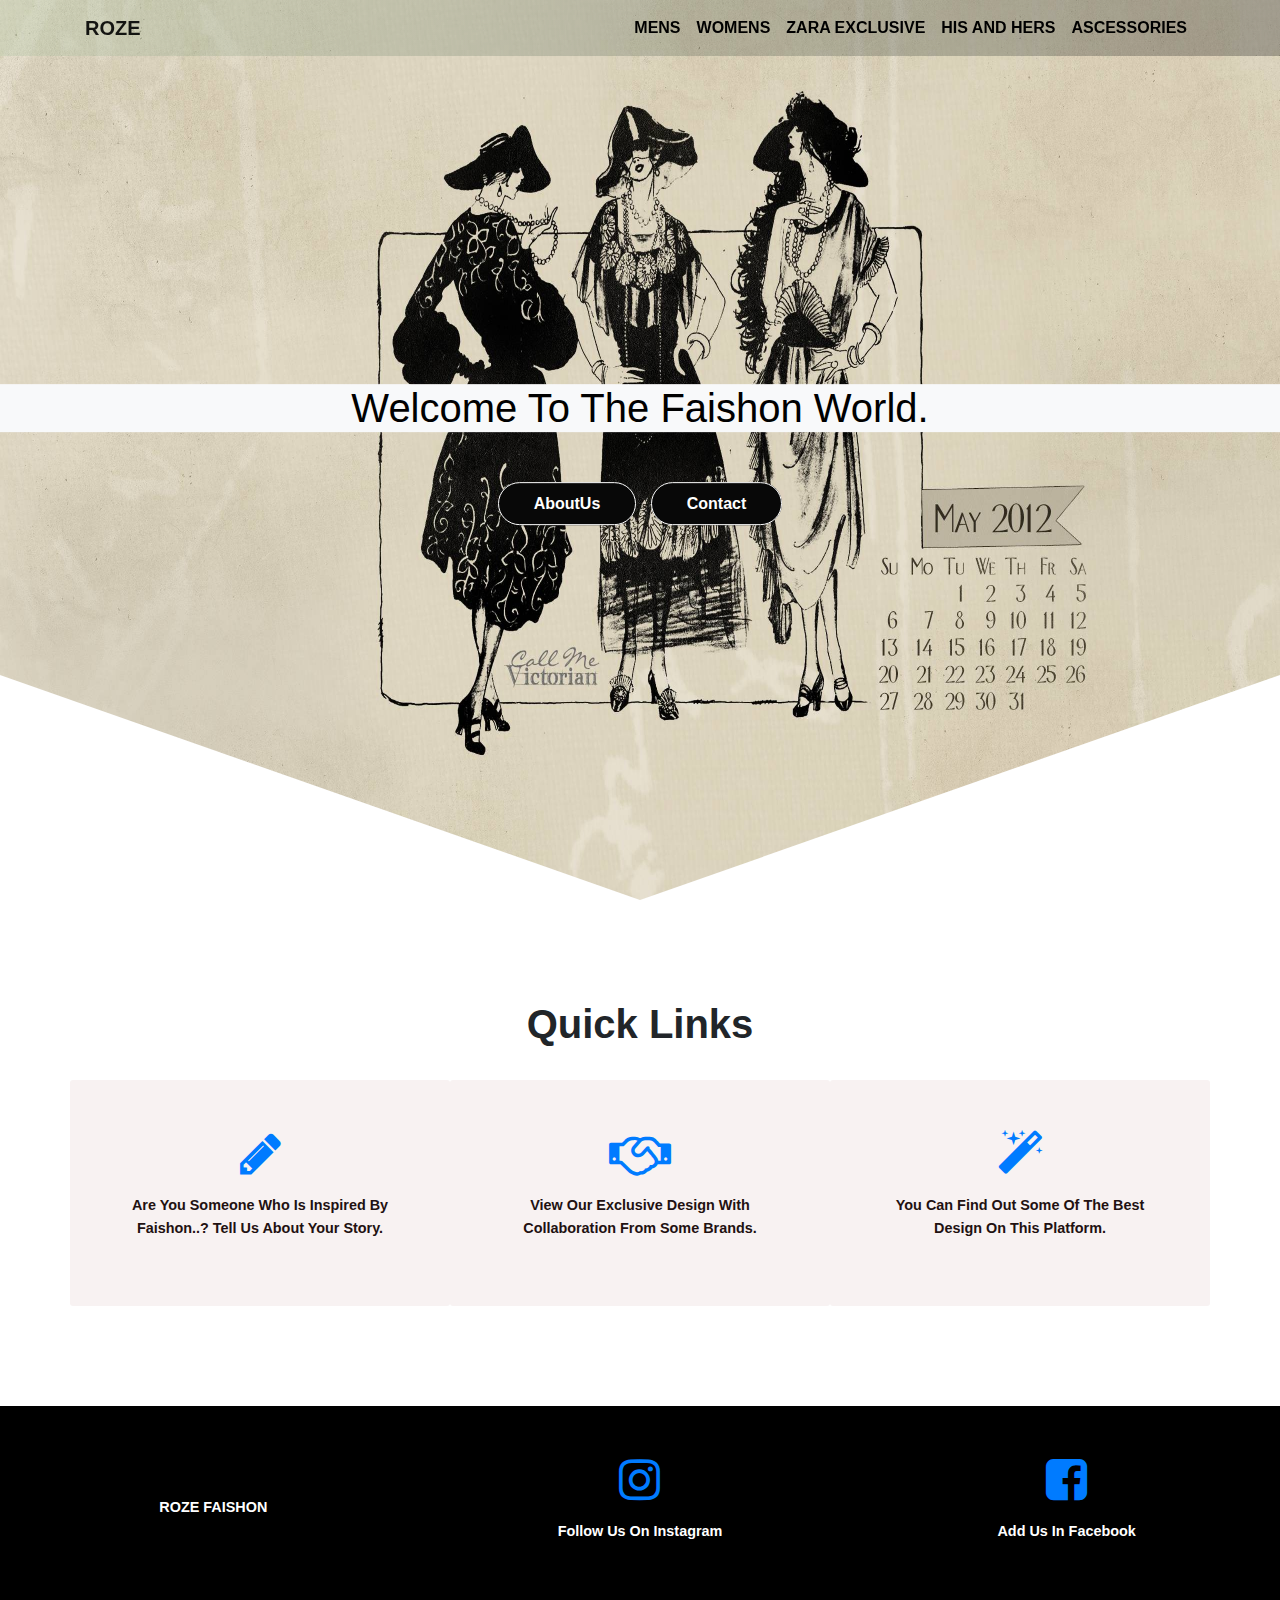
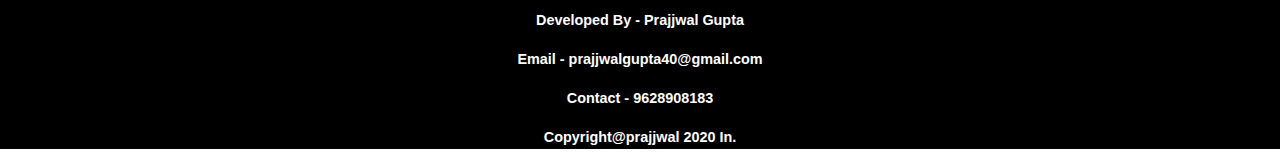
<file: index.html>
<html>

<head>
    <title></title>

    <meta charset="utf-8">
    <meta name="viewport" content="width=device-width, initial-scale=1">
    <link rel="stylesheet" href="css/index.css">
    <link rel="stylesheet" href="https://cdnjs.cloudflare.com/ajax/libs/font-awesome/4.7.0/css/font-awesome.min.css"
        integrity="sha256-eZrrJcwDc/3uDhsdt61sL2oOBY362qM3lon1gyExkL0=" crossorigin="anonymous" />
    <link rel="stylesheet" href="https://maxcdn.bootstrapcdn.com/bootstrap/4.4.1/css/bootstrap.min.css">
</head>

<body>
    <div class="header" id="topheader">
        <nav class="navbar navbar-expand-lg fixed-top navbar-light ">
            <div class="container text-uppercase ps-2">
                <a class="navbar-brand font-weight-bold text-black" href="#">ROZE</a>
                <button class="navbar-toggler" type="button" data-toggle="collapse"
                    data-target="#navbarSupportedContent" aria-controls="navbarSupportedContent" aria-expanded="false"
                    aria-label="Toggle navigation">
                    <span class="navbar-toggler-icon"></span>
                </button>

                <div class="collapse navbar-collapse" id="navbarSupportedContent">
                    <ul class="navbar-nav ml-auto text-uppercase">
                        <li class="nav-item active">
                            <a class="nav-link" href="mens.html">Mens<span class="sr-only">(current)</span></a>
                        </li>
                        <li class="nav-item">
                            <a class="nav-link" href="women.html">Womens</a>
                        </li>
                        <li class="nav-item">
                            <a class="nav-link" href="zaraexclusive.html">Zara Exclusive</a>
                        </li>
                        <li class="nav-item">
                            <a class="nav-link" href="hishers.html">His and Hers</a>
                        </li>
                        <li class="nav-item">
                            <a class="nav-link" href="temp2.html">Ascessories</a>
                        </li>
                    </ul>
                </div>
            </div>
        </nav>
        <section class="header-section">
            <div class="center-div">
                <h1 class="text-capitalize bg-light">Welcome to the faishon world.</h1>
                <p> &nbsp;</p>
                <div class="header-buttons">
                    <a href='Aboutus.html'>AboutUs</a>
                    <a href='story.html'>Contact</a>
                </div>
            </div>
        </section>
    </div>
    <!-- three div-->
    <section class="header-extradiv">
        <div class="container text-center">
            <h1 class="font-weight-bold">Quick Links</h1>
            <br>
            <div class="div1">
                <div class="row">
                    <div class="extra-div col-lg-4 col-md-4 col-12">
                        <a href="story.html"><i class="fa-3x fa fa-pencil" aria-hidden="true"></i>
                            <p></p>
                            <p class="text-capitalize font-weight-bold">Are you someone who is inspired by faishon..?
                                Tell
                                us about your story.</p>
                        </a>
                    </div>
                    <div class="extra-div col-lg-4 col-md-4 col-12">
                        <a href="zaraexclusive.html"><i class="fa-3x fa fa-handshake-o" aria-hidden="true"></i>
                            <p></p>
                            <p class="text-capitalize font-weight-bold">View our exclusive design with collaboration
                                from
                                some brands.</p>
                        </a>
                    </div>
                    <div class="extra-div col-lg-4 col-md-4 col-12">
                        <a href="AboutUs.html"><i class="fa-3x fa fa-magic" aria-hidden="true"></i>
                            <p></p>
                            <p class="text-capitalize font-weight-bold">You can find out some of the best design on this
                                platform.</p>
                        </a>
                    </div>
                </div>
            </div>
        </div>

    </section>

    <section>
        <div class="container-fluid">
            <div id="content">
                <div class="row text-center">
                    <div class="extra-div2 col-lg-4 col-md-4 col-12">
                            <p></p>
                            <br>
                            <p class="text-capitalize font-weight-bold"><font color="white">ROZE FAISHON</font></p>
                        </a>
                    </div>
                    <div class=" extra-div2 col-lg-4 col-md-4 col-12">
                        <a href="https://www.instagram.com/prajjwal3399/"><i class="fa-3x fa fa-instagram" aria-hidden="true"></i>
                            <p></p>
                            <p class="text-capitalize font-weight-bold"><font color="white">Follow Us On Instagram</font></p>
                        </a>
                    </div>
                    <div class=" extra-div2 col-lg-4 col-md-4 col-12">
                        <a href="https://www.facebook.com/prajjwal.gupta.359"><i class="fa-3x fa fa-facebook-square" aria-hidden="true"></i>
                            <p></p>
                            <p class="text-capitalize font-weight-bold"><font color="white">Add Us in Facebook</font></p>
                        </a>
                    </div>
                </div>
            </div>
        </div>
    </section>
    <div class="footer">
        <p class="font-weight-bold"><font color="white">Developed By - Prajjwal Gupta</font></p>
        <p class="font-weight-bold"><font color="white">Email - prajjwalgupta40@gmail.com</font></p>
        <p class="font-weight-bold"><font color="white">Contact - 9628908183</font></p>
        <p class="font-weight-bold"><font color="white">Copyright@prajjwal 2020 In.</font></p>



      </div>


    <link rel="stylesheet" href="https://maxcdn.bootstrapcdn.com/bootstrap/4.4.1/css/bootstrap.min.css">
    <script src="https://ajax.googleapis.com/ajax/libs/jquery/3.4.1/jquery.min.js"></script>
    <script src="https://cdnjs.cloudflare.com/ajax/libs/popper.js/1.16.0/umd/popper.min.js"></script>
    <script src="https://maxcdn.bootstrapcdn.com/bootstrap/4.4.1/js/bootstrap.min.js"></script>
</body>

</html>
</file>
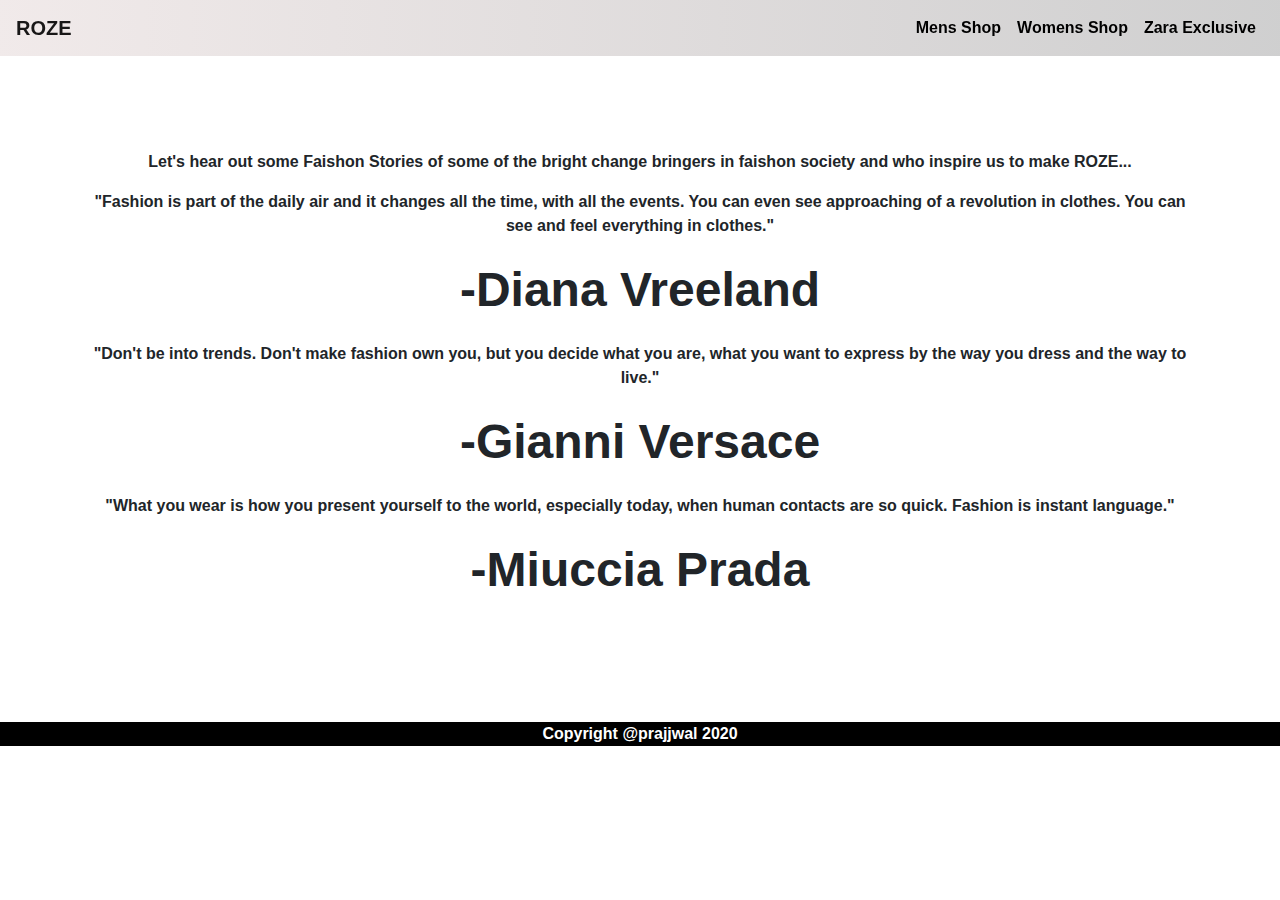
<file: Aboutus.html>
<!DOCTYPE html>
<html lang="en">
<head>
  <title>Mens Design</title>
  <meta charset="utf-8">
  <meta name="viewport" content="width=device-width, initial-scale=1">
  <link rel="stylesheet" href="https://maxcdn.bootstrapcdn.com/bootstrap/4.4.1/css/bootstrap.min.css">
 </head>
 <style>
     .navbar:before{
    content: "";
    position: absolute;
    top: 0%;
    bottom: 0%;
    left: 0%;
    right: 0%;
    opacity: 0.3;
   z-index: -1;
   background: linear-gradient(to right,#5e5e5f 0%,#ceb7b7 0%,#5e5e5f 100%);
}
.nav-item a{
    color: rgb(0, 0, 0)!important;
    font-weight: bold;
}
#div1{
    position: relative;
    top: 150px;
}
.footer {
  
   left: 0;
   bottom: 0;
   width: 100%;
   background-color: rgb(0, 0, 0);
   color: white;
   text-align: center;
   position: relative;
   top: 250px;
}

 </style>
<body>
<div class="header">
<nav class="navbar navbar-expand-sm fixed-top navbar-light">
  <!-- Brand/logo -->
  <a class="navbar-brand font-weight-bold" href="index.html">ROZE</a> 
  <button class="navbar-toggler" type="button" data-toggle="collapse" data-target="#navbarSupportedContent" aria-controls="navbarSupportedContent" aria-expanded="false" aria-label="Toggle navigation">
    <span class="navbar-toggler-icon"></span>
  </button>
  <!-- Links -->
  <div class="collapse navbar-collapse" id="navbarSupportedContent">

  <ul class="navbar-nav ml-auto">
    <li class="nav-item">
      <a class="nav-link" href="mens.html">Mens Shop</a>
    </li>
    <li class="nav-item">
      <a class="nav-link" href="women.html">Womens Shop</a>
    </li>
    <li class="nav-item">
      <a class="nav-link" href="zaraexclusive.html">Zara Exclusive</a>
    </li>
  </ul>
  </div>
</nav>
<div class="container mt-10">
<div class="text-center font-weight-bold" id="div1">
  

     <p class="mt-10">Let's hear out some Faishon Stories of some of the bright change bringers in faishon society and who inspire us to make ROZE...</p>
     <p>"Fashion is part of the daily air and it changes all the time, with all the events. You can even see approaching of a revolution in clothes. You can see and feel everything in clothes."</p>
     <p ><font size="25">-Diana Vreeland</font></p>
     <p >"Don't be into trends. Don't make fashion own you, but you decide what you are, what you want to express by the way you dress and the way to live."</p>
     <p ></p><font size="25">-Gianni Versace</font></p>
     <p >"What you wear is how you present yourself to the world, especially today, when human contacts are so quick. Fashion is instant language." </p>
     <p ><font size="25">-Miuccia Prada</font></p>

   </div>
</div>
<div class="footer">
    <p class="font-weight-bold">Copyright @prajjwal 2020</p>
  </div>
 
<script src="https://ajax.googleapis.com/ajax/libs/jquery/3.4.1/jquery.min.js"></script>
<script src="https://cdnjs.cloudflare.com/ajax/libs/popper.js/1.16.0/umd/popper.min.js"></script>
<script src="https://maxcdn.bootstrapcdn.com/bootstrap/4.4.1/js/bootstrap.min.js"></script>

</body>
</html>
</file>
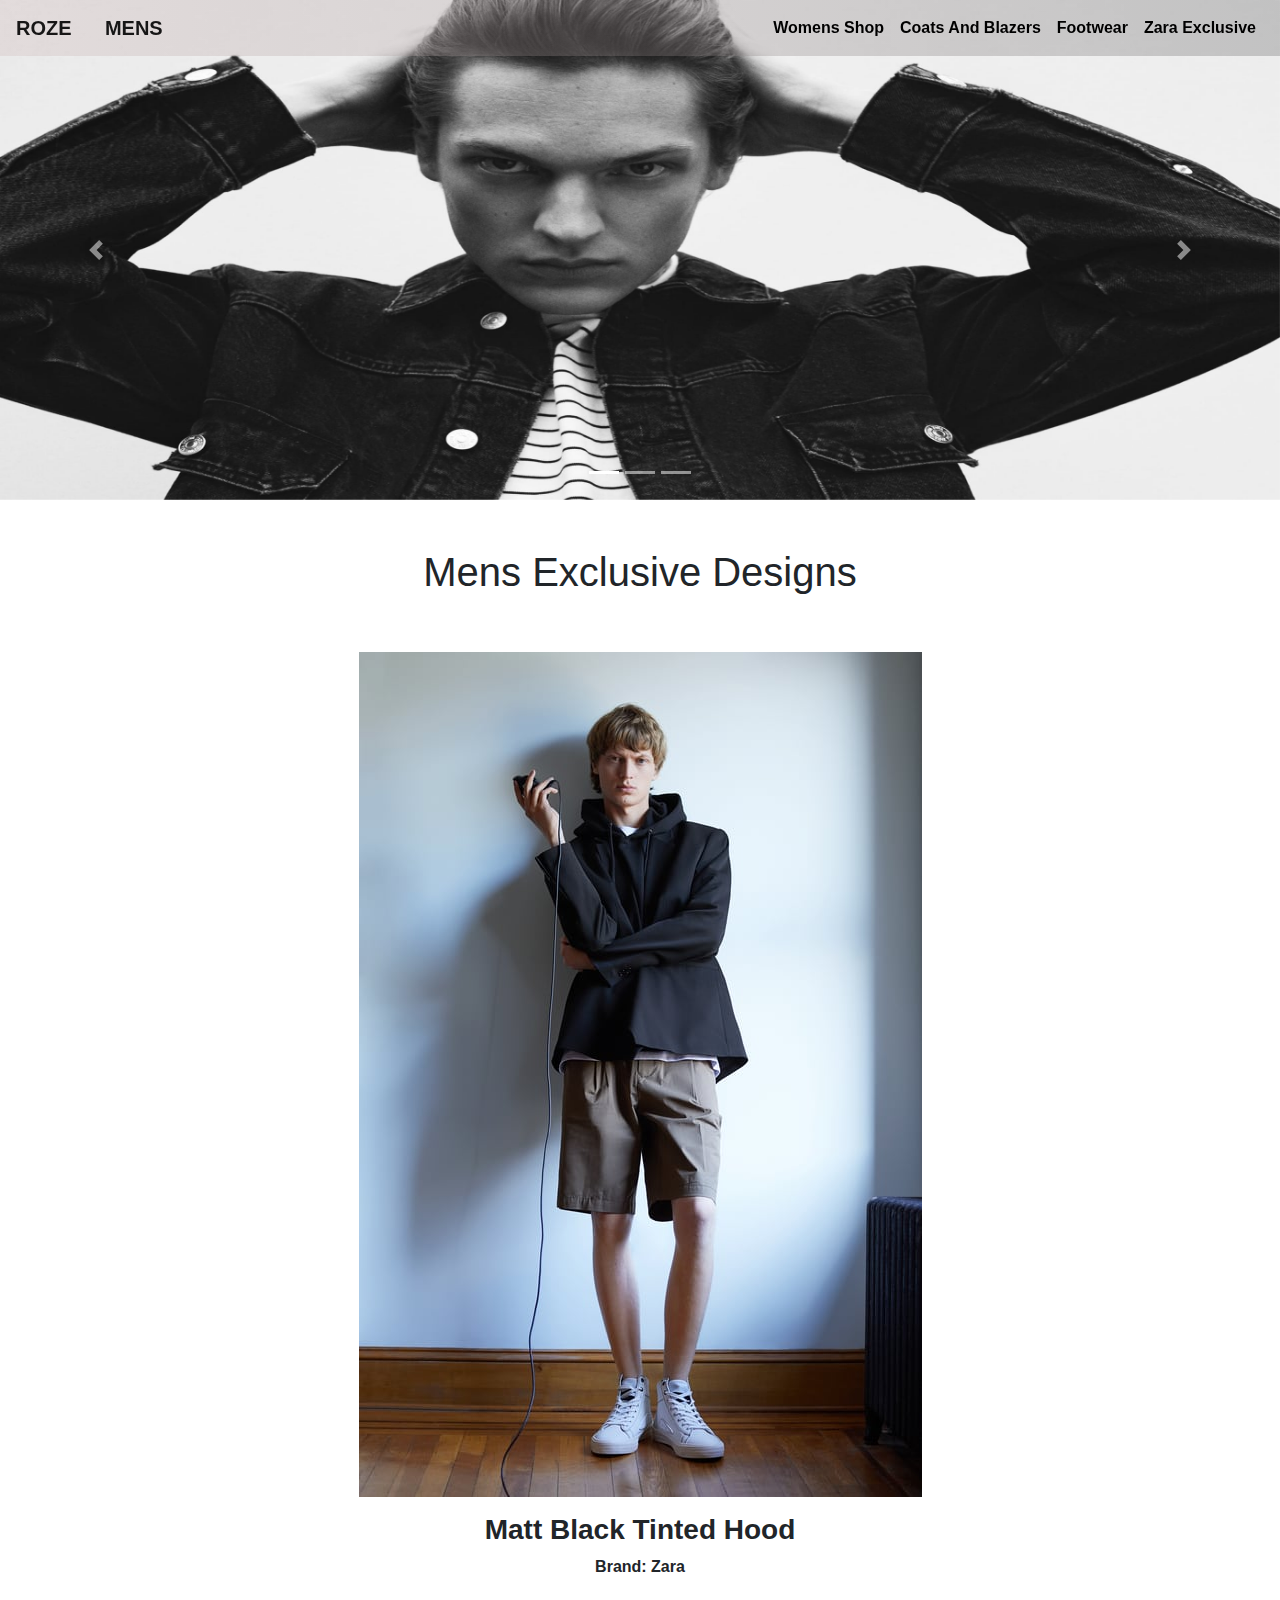
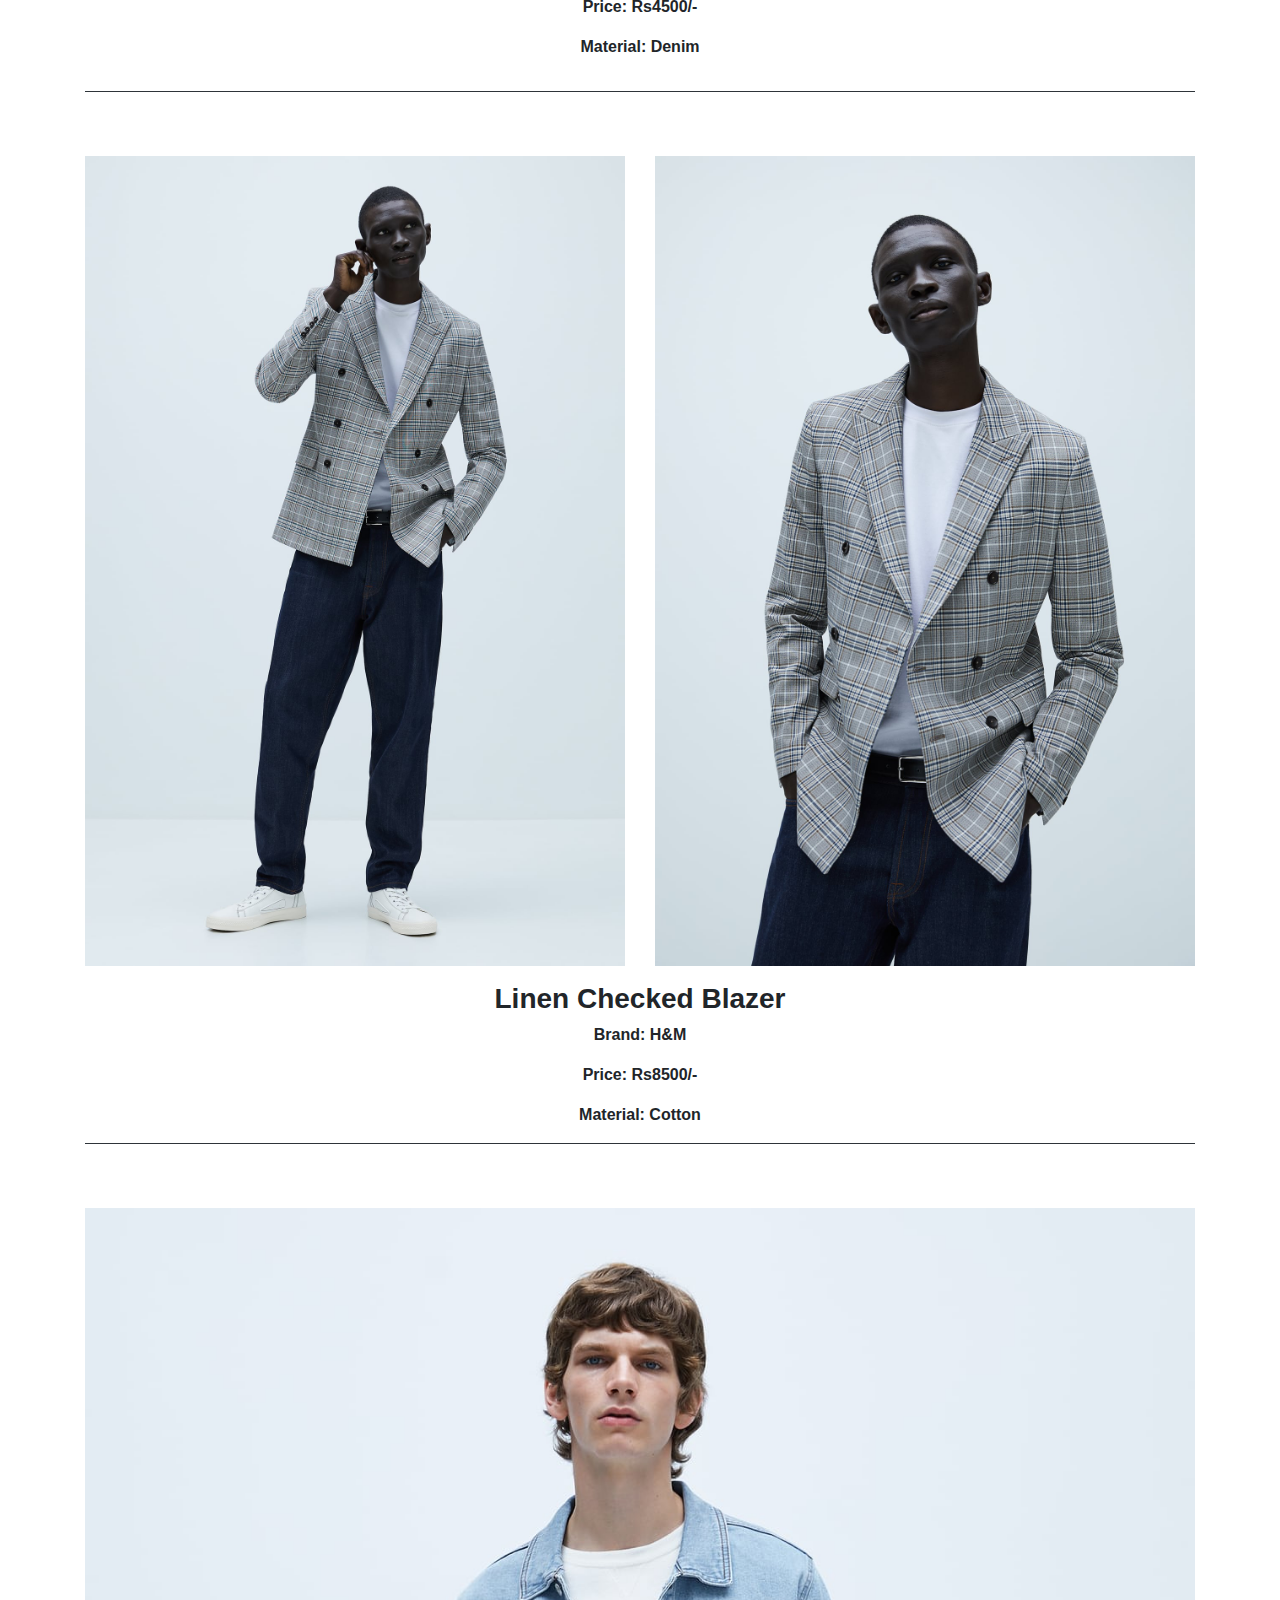
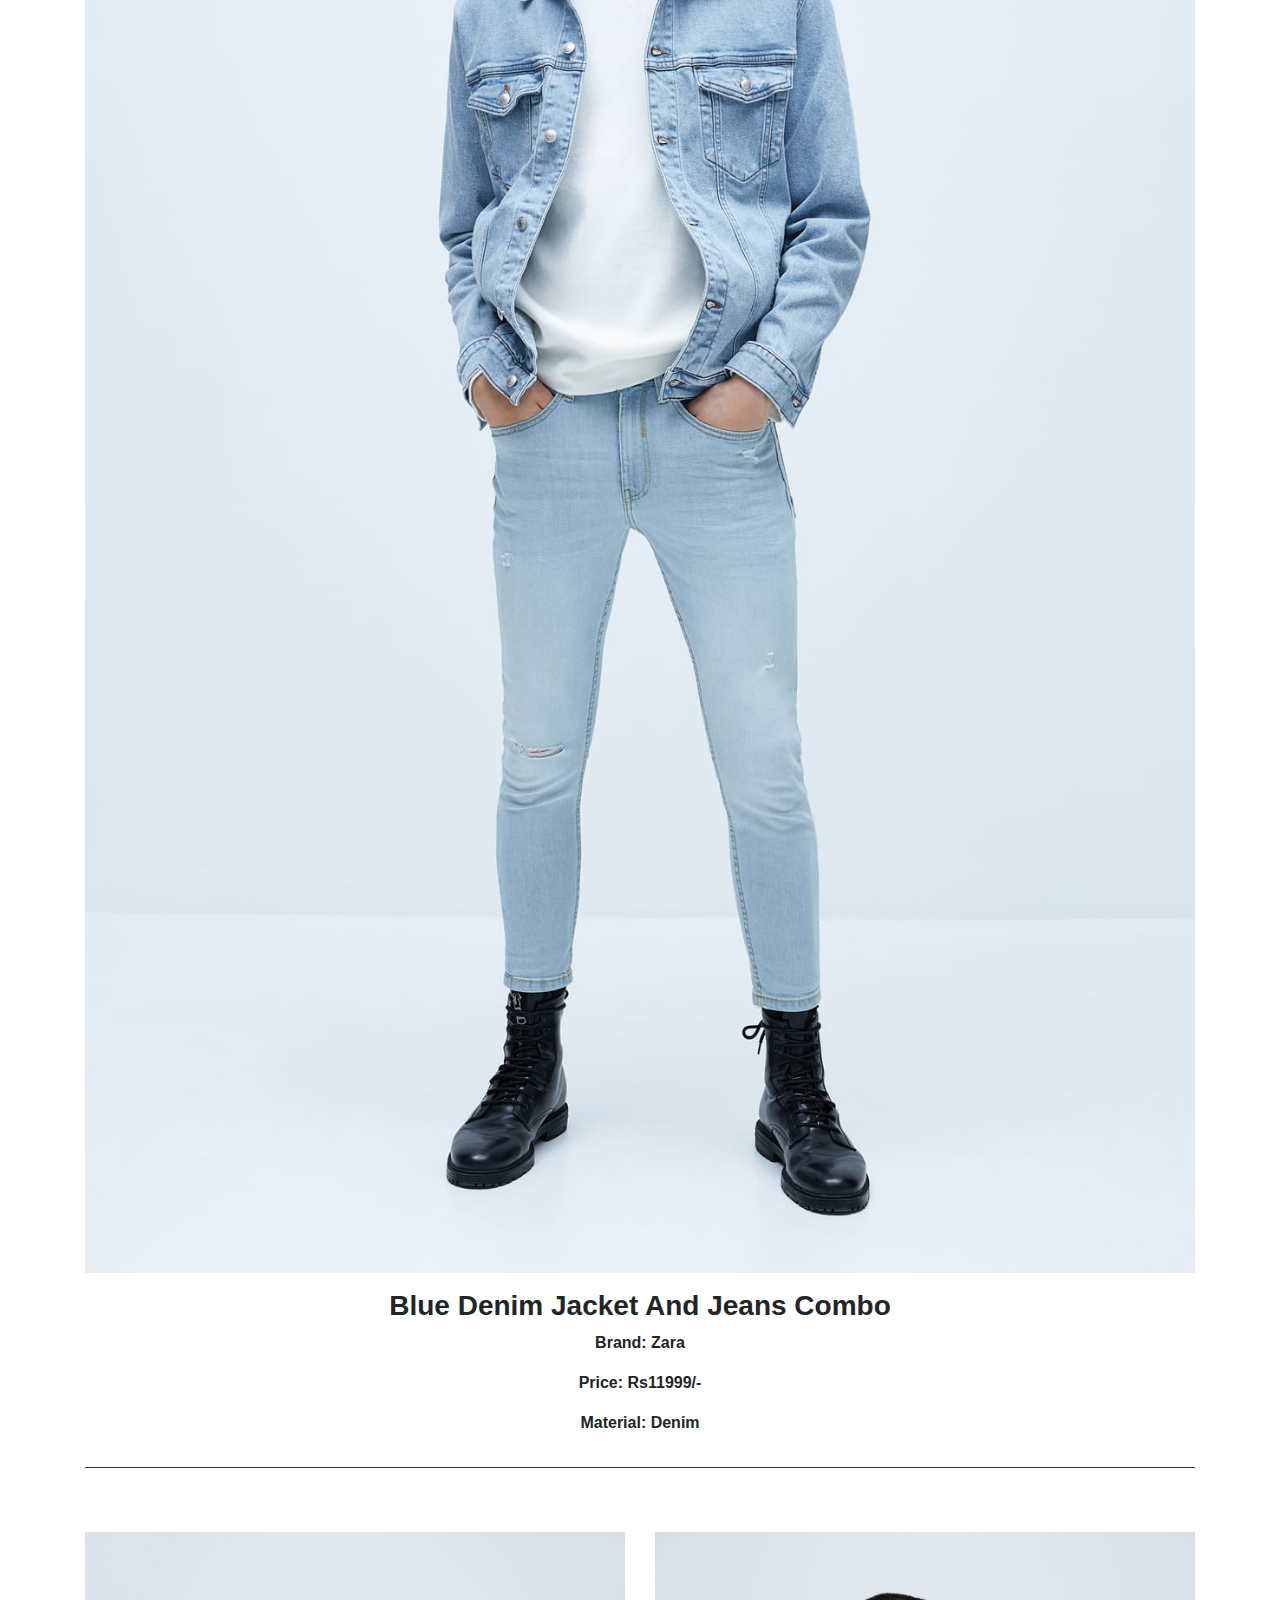
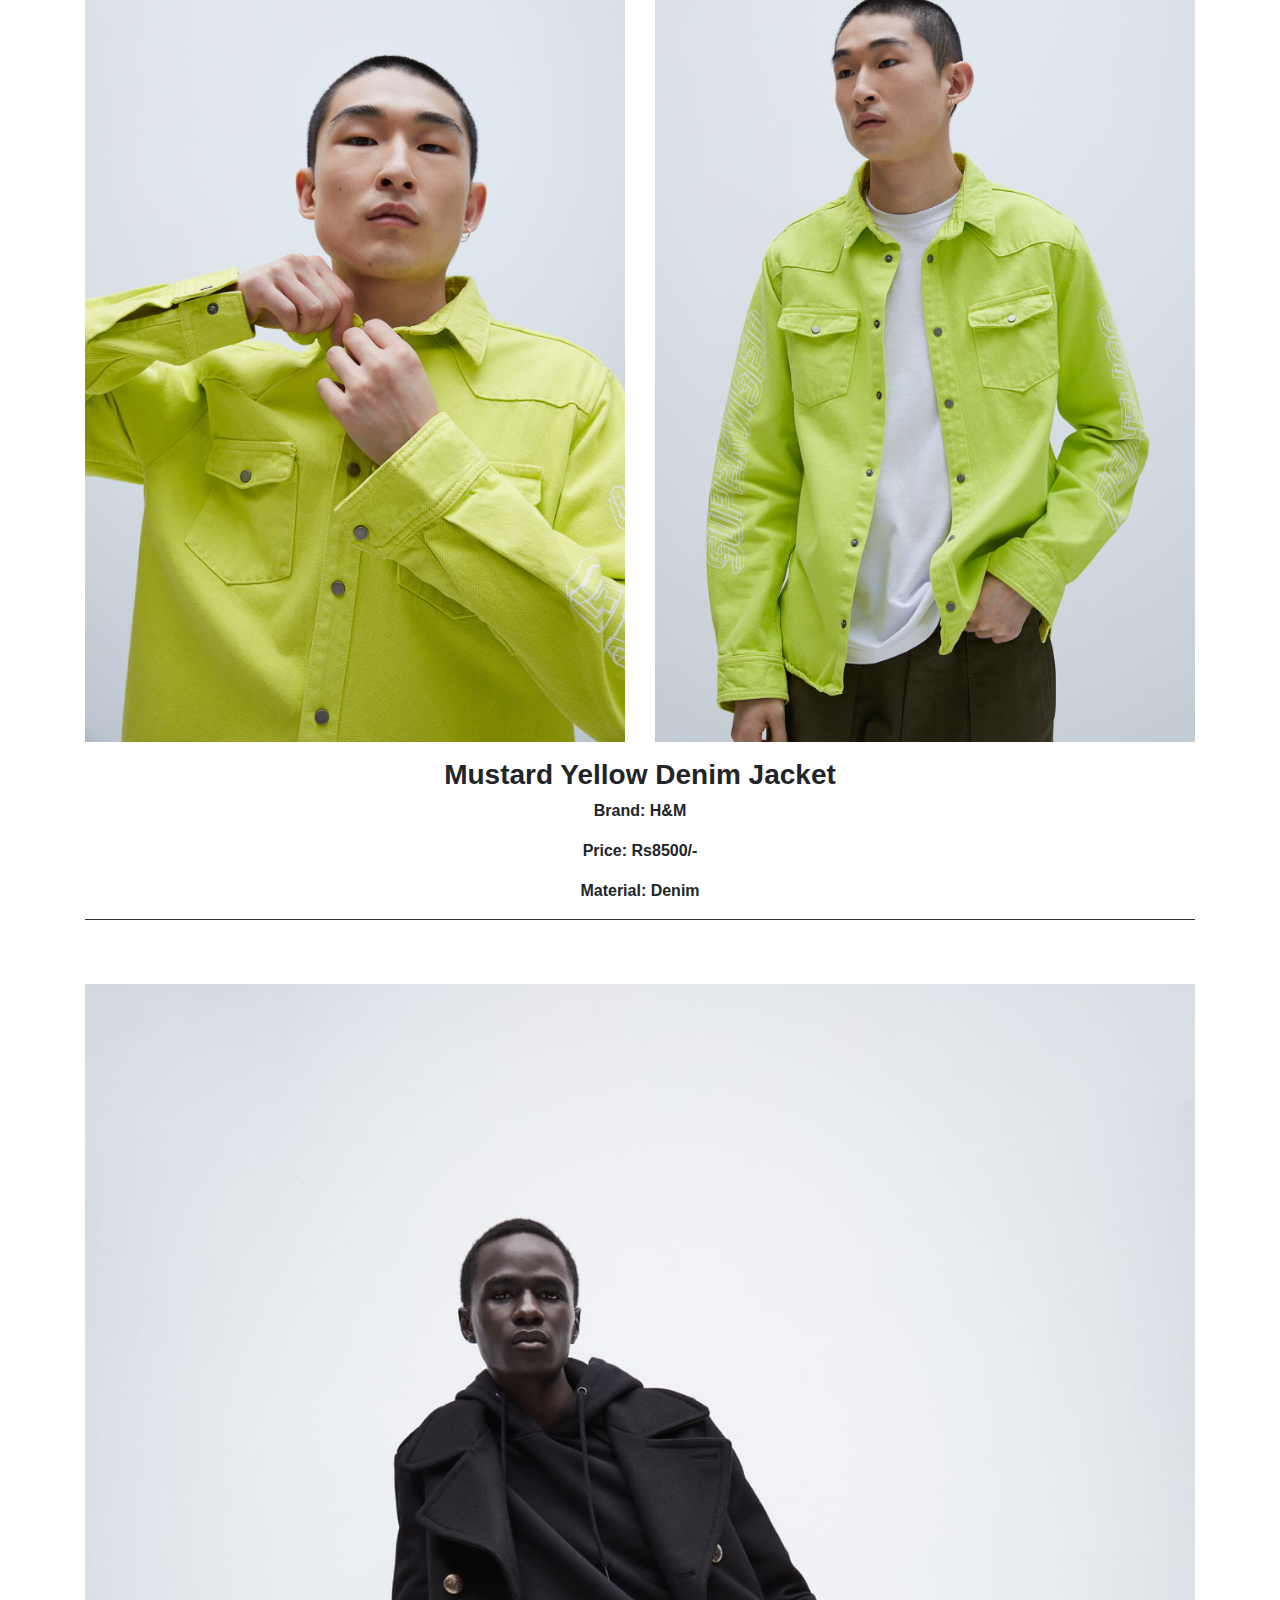
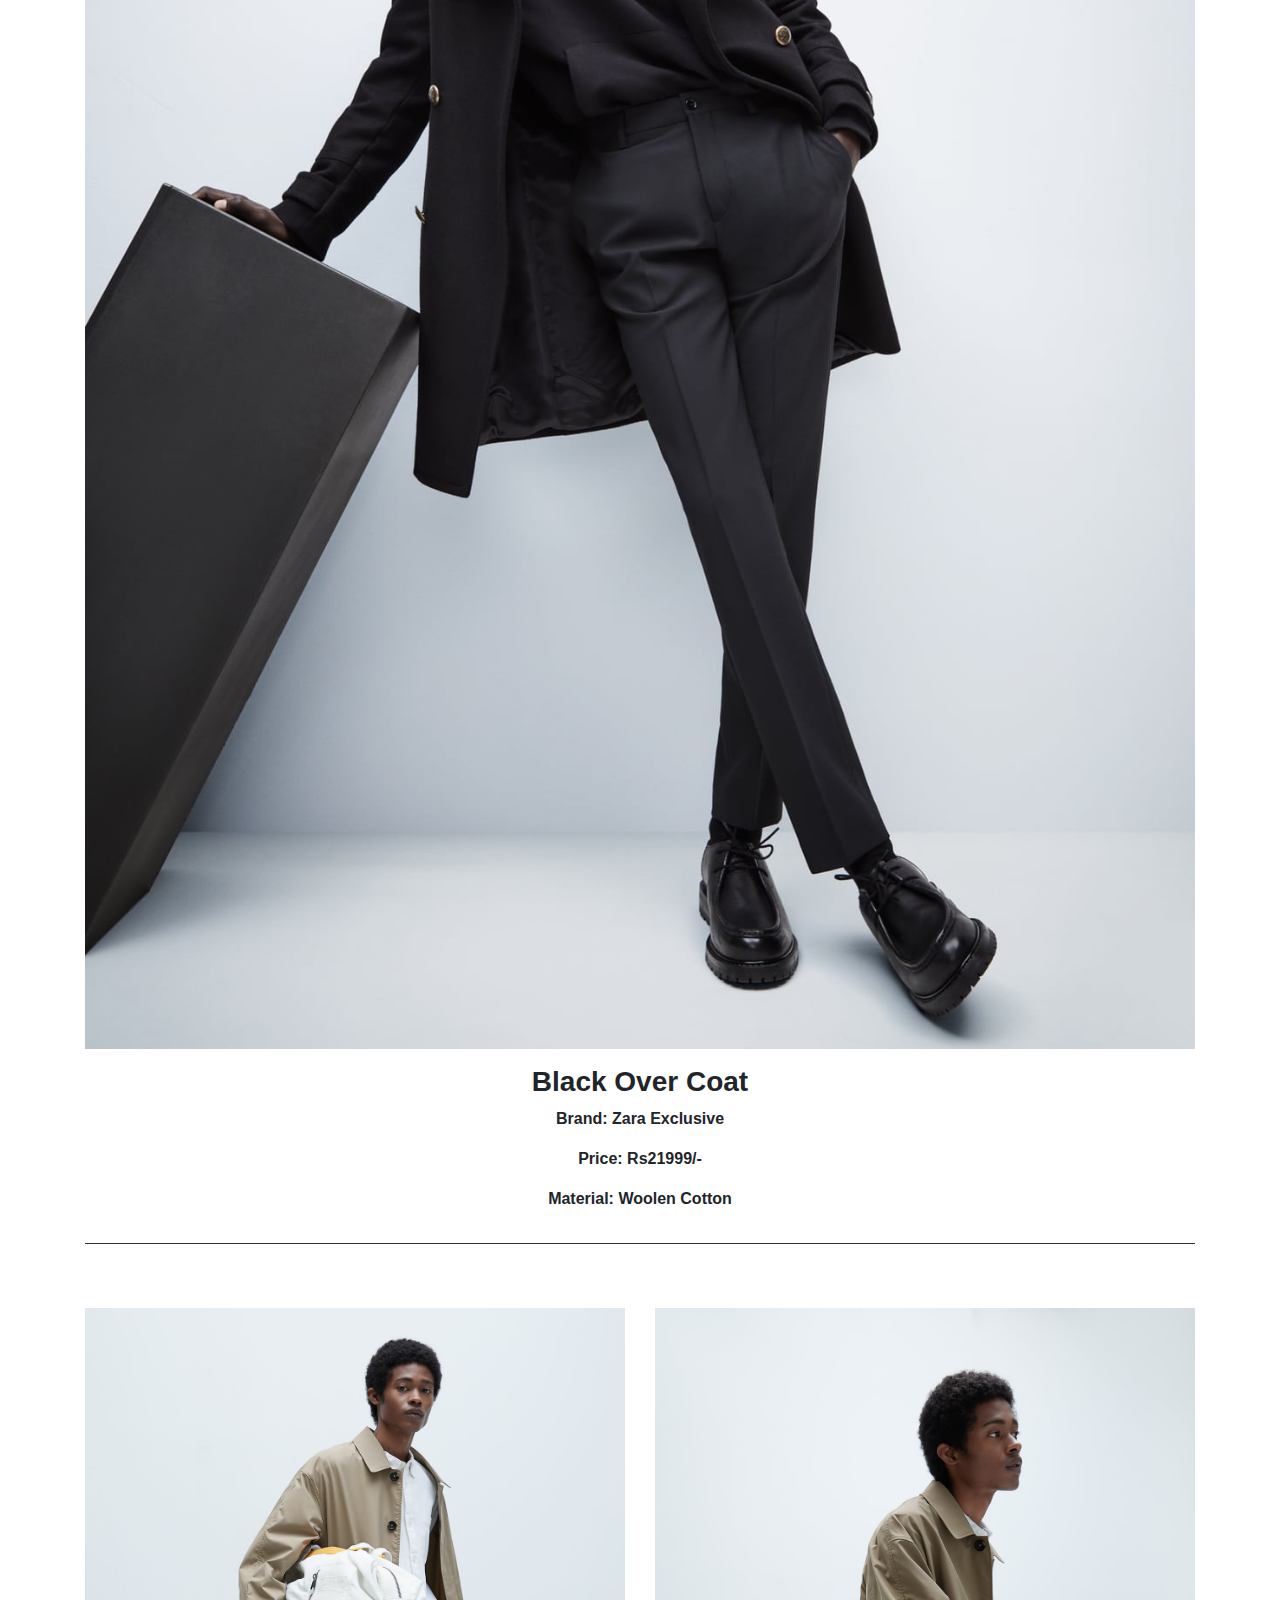
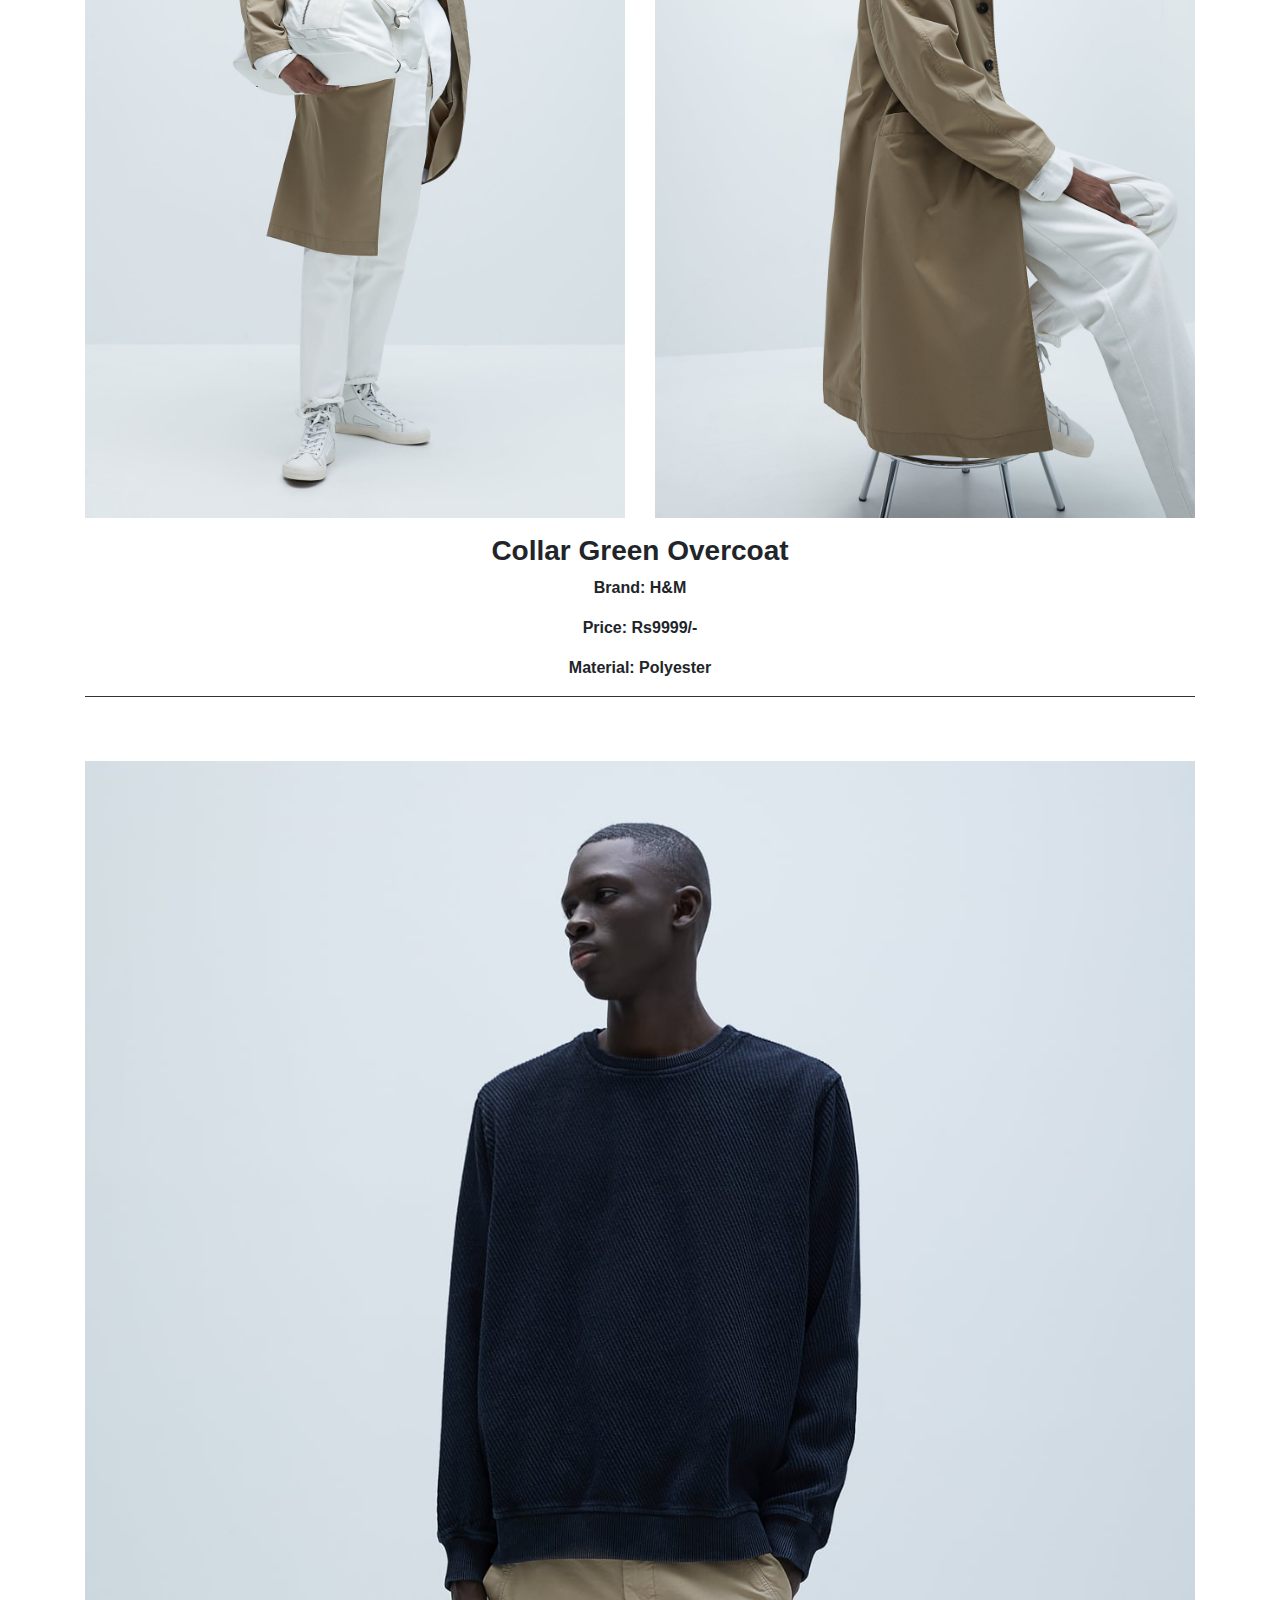
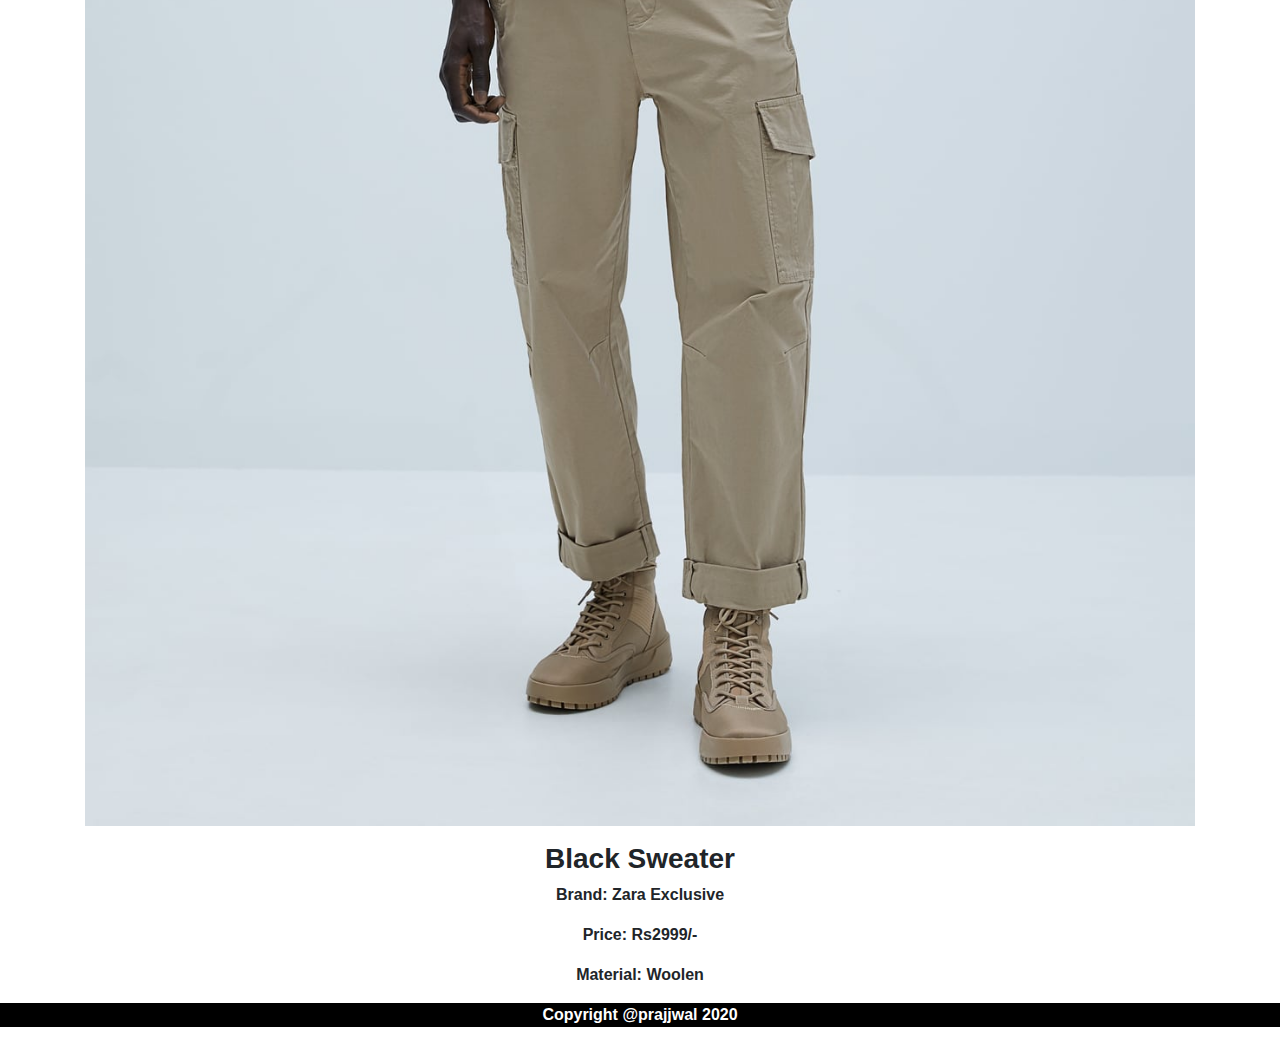
<file: mens.html>
<!DOCTYPE html>
<html lang="en">
<head>
  <title>Mens Design</title>
  <meta charset="utf-8">
  <meta name="viewport" content="width=device-width, initial-scale=1">
  <link rel="stylesheet" href="https://maxcdn.bootstrapcdn.com/bootstrap/4.4.1/css/bootstrap.min.css">
  <link rel="stylesheeet" href="css/mens.css">
 </head>
 <style>
    .navbar:before{
    content: "";
    position: absolute;
    top: 0%;
    bottom: 0%;
    left: 0%;
    right: 0%;
    opacity: 0.3;
   z-index: -1;
   background: linear-gradient(to right,#5e5e5f 0%,#ceb7b7 0%,#5e5e5f 100%);
}
.nav-item a{
    color: rgb(0, 0, 0)!important;
    font-weight: bold;
}
.footer {
  
   left: 0;
   bottom: 0;
   width: 100%;
   background-color: rgb(0, 0, 0);
   color: white;
   text-align: center;
}
 </style>
<body>
<div class="header">
<nav class="navbar navbar-expand-sm fixed-top navbar-light">
  <!-- Brand/logo -->
  <a class="navbar-brand font-weight-bold" href="index.html">ROZE &nbsp;&nbsp;&nbsp;&nbsp;   MENS</a> 
  <button class="navbar-toggler" type="button" data-toggle="collapse" data-target="#navbarSupportedContent" aria-controls="navbarSupportedContent" aria-expanded="false" aria-label="Toggle navigation">
    <span class="navbar-toggler-icon"></span>
  </button>
  <!-- Links -->
  <div class="collapse navbar-collapse" id="navbarSupportedContent">
  <ul class="navbar-nav ml-auto">
    <li class="nav-item">
      <a class="nav-link" href="women.html">Womens Shop</a>
    </li>
    <li class="nav-item">
      <a class="nav-link" href="temp.html">Coats And Blazers</a>
    </li>
    <li class="nav-item">
      <a class="nav-link" href="#">Footwear</a>
    </li>
    <li class="nav-item">
      <a class="nav-link" href="zaraexclusive.html">Zara Exclusive</a>
    </li>
  </ul>
  </div>
</nav>
</div>
<!--Slide show of images-->
<section class="slide_show">
    <div id="demo" class="carousel slide" data-ride="carousel">

        <!-- Indicators -->
        <ul class="carousel-indicators">
          <li data-target="#demo" data-slide-to="0" class="active"></li>
          <li data-target="#demo" data-slide-to="1"></li>
          <li data-target="#demo" data-slide-to="2"></li>
        </ul>
      
        <!-- The slideshow -->
        <div class="carousel-inner">
          <div class="carousel-item active">
            <img src="images\zara5.jpg" width="100%" height="500" alt="Los Angeles">
          </div>
          <div class="carousel-item">
            <img src="images\zara2.jpg" width="100%" height="500"alt="Chicago">
          </div>
          <div class="carousel-item">
            <img src="images\coffee.jpg" width="100%" height="500"alt="New York">
          </div>
        </div>
        <!-- Left and right controls -->
        <a class="carousel-control-prev" href="#demo" data-slide="prev">
          <span class="carousel-control-prev-icon"></span>
        </a>
        <a class="carousel-control-next" href="#demo" data-slide="next">
          <span class="carousel-control-next-icon"></span>
        </a>     
      </div>
</section>

<!--middle body-->
<section>
    <div class="container">
        <h1 class="text-capitalize text-center mt-5">Mens Exclusive Designs</h1>
       <div class="row pt-5">
        <div class="text-center col-lg-12 col-sm-12 col-12 ">
            <img src="images\mens10.jpg" class="img-fluid">
                <div class="div1">
                <h3 class="font-weight-bold pt-3">Matt Black Tinted Hood</h3>
                <p class="font-weight-bold">Brand: Zara</p>    
                <p class="font-weight-bold">Price: Rs4500/-</p>    
                <p class="font-weight-bold">Material: Denim</p>
                </div>
            </div>    
        </div>
        <hr class="bg-dark">
        <div class="row pt-5 text-center">
            <div class="col-lg-6 col-md-6 col-sm-12 col-12 ">
                <img src="images\mens11.jpg" class="img-fluid">     
            </div>
            <div class="col-lg-6 col-md-6 col-sm-12 col-12 ">
                <img src="images\mens12.jpg" class="img-fluid"> 
            </div>
              
           
        </div>
        <div class="text-center">
        <h3 class="font-weight-bold pt-3">Linen Checked Blazer</h3>
        <p class="font-weight-bold">Brand: H&M</p>    
        <p class="font-weight-bold">Price: Rs8500/-</p>    
        <p class="font-weight-bold">Material: Cotton</p>
         </div>  
         <hr class="bg-dark">
 
         <div class="row pt-5">
            <div class="text-center col-lg-12 col-sm-12 col-12 ">
                <img src="images\products15.jpg" class="img-fluid">
                    <div class="div1">
                    <h3 class="font-weight-bold pt-3">Blue Denim Jacket And Jeans Combo</h3>
                    <p class="font-weight-bold">Brand: Zara</p>    
                    <p class="font-weight-bold">Price: Rs11999/-</p>    
                    <p class="font-weight-bold">Material: Denim</p>
                    </div>
                </div>    
        </div>
        <hr class="bg-dark">

        <div class="row pt-5 text-center">
            <div class="col-lg-6 col-md-6 col-sm-12 col-12 ">
                <img src="images\products17.jpg" class="img-fluid">     
            </div>
            <div class="col-lg-6 col-md-6 col-sm-12 col-12 ">
                <img src="images\products18.jpg" class="img-fluid"> 
            </div>
              
           
        </div>
        <div class="text-center">
        <h3 class="font-weight-bold pt-3">Mustard Yellow Denim Jacket</h3>
        <p class="font-weight-bold">Brand: H&M</p>    
        <p class="font-weight-bold">Price: Rs8500/-</p>    
        <p class="font-weight-bold">Material: Denim</p>
         </div>  
         <hr class="bg-dark">

         <div class="row pt-5">
            <div class="text-center col-lg-12 col-sm-12 col-12 ">
                <img src="images\products21.jpg" class="img-fluid">
                    <div class="div1">
                    <h3 class="font-weight-bold pt-3">Black Over Coat</h3>
                    <p class="font-weight-bold">Brand: Zara Exclusive</p>    
                    <p class="font-weight-bold">Price: Rs21999/-</p>    
                    <p class="font-weight-bold">Material: Woolen Cotton</p>
                    </div>
                </div>    
        </div>
        <hr class="bg-dark">

        <div class="row pt-5 text-center">
            <div class="col-lg-6 col-md-6 col-sm-12 col-12 ">
                <img src="images\mens13.jpg" class="img-fluid">     
            </div>
            <div class="col-lg-6 col-md-6 col-sm-12 col-12 ">
                <img src="images\mens14.jpg" class="img-fluid"> 
            </div>
              
           
        </div>
        <div class="text-center">
        <h3 class="font-weight-bold pt-3">Collar Green Overcoat</h3>
        <p class="font-weight-bold">Brand: H&M</p>    
        <p class="font-weight-bold">Price: Rs9999/-</p>    
        <p class="font-weight-bold">Material: Polyester</p>
         </div>  
         <hr class="bg-dark">

         <div class="row pt-5">
            <div class="text-center col-lg-12 col-sm-12 col-12 ">
                <img src="images\products19.jpg" class="img-fluid">
                    <div class="div1">
                    <h3 class="font-weight-bold pt-3">Black Sweater</h3>
                    <p class="font-weight-bold">Brand: Zara Exclusive</p>    
                    <p class="font-weight-bold">Price: Rs2999/-</p>    
                    <p class="font-weight-bold">Material: Woolen</p>
                    </div>
                </div>    
        </div>
        


</section>


<div class="footer mt-10">
    <p class="font-weight-bold">Copyright @prajjwal 2020</p>
  </div>
  
<script src="https://ajax.googleapis.com/ajax/libs/jquery/3.4.1/jquery.min.js"></script>
<script src="https://cdnjs.cloudflare.com/ajax/libs/popper.js/1.16.0/umd/popper.min.js"></script>
<script src="https://maxcdn.bootstrapcdn.com/bootstrap/4.4.1/js/bootstrap.min.js"></script>

</body>
</html>
</file>
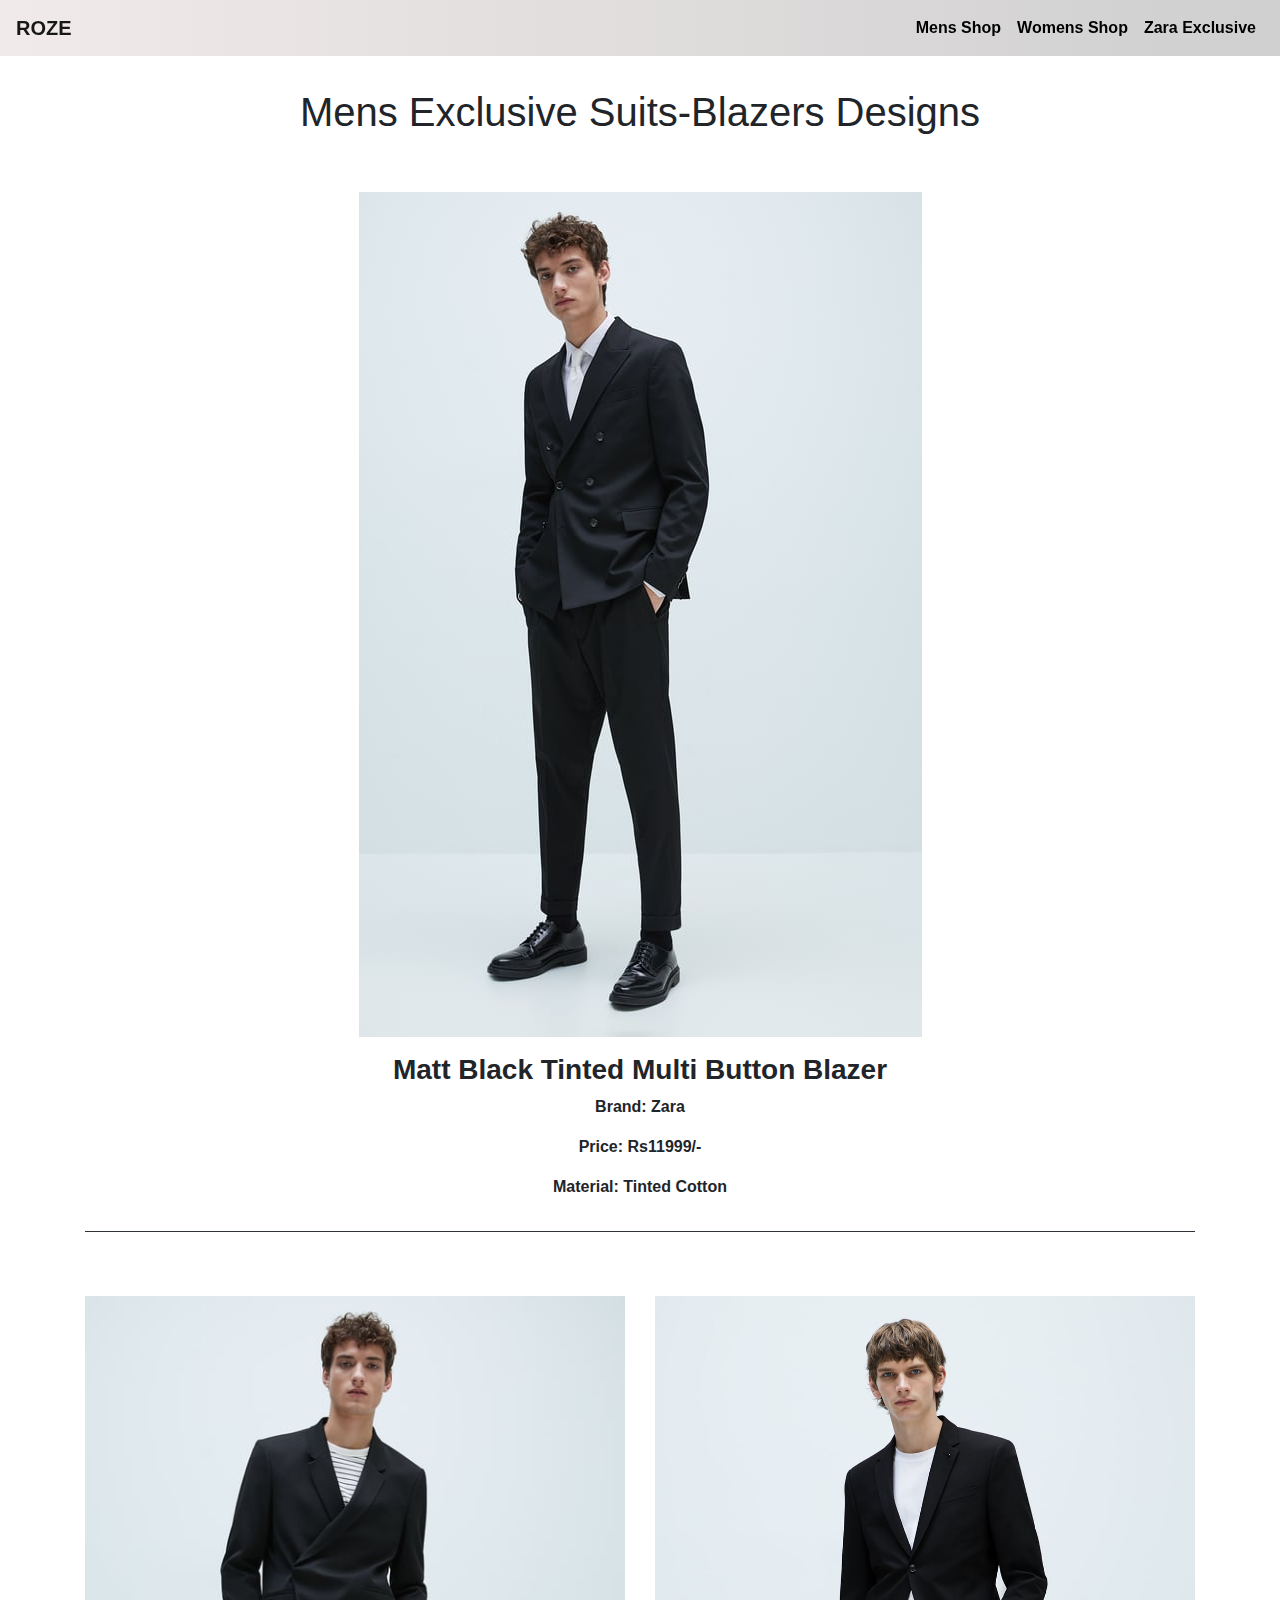
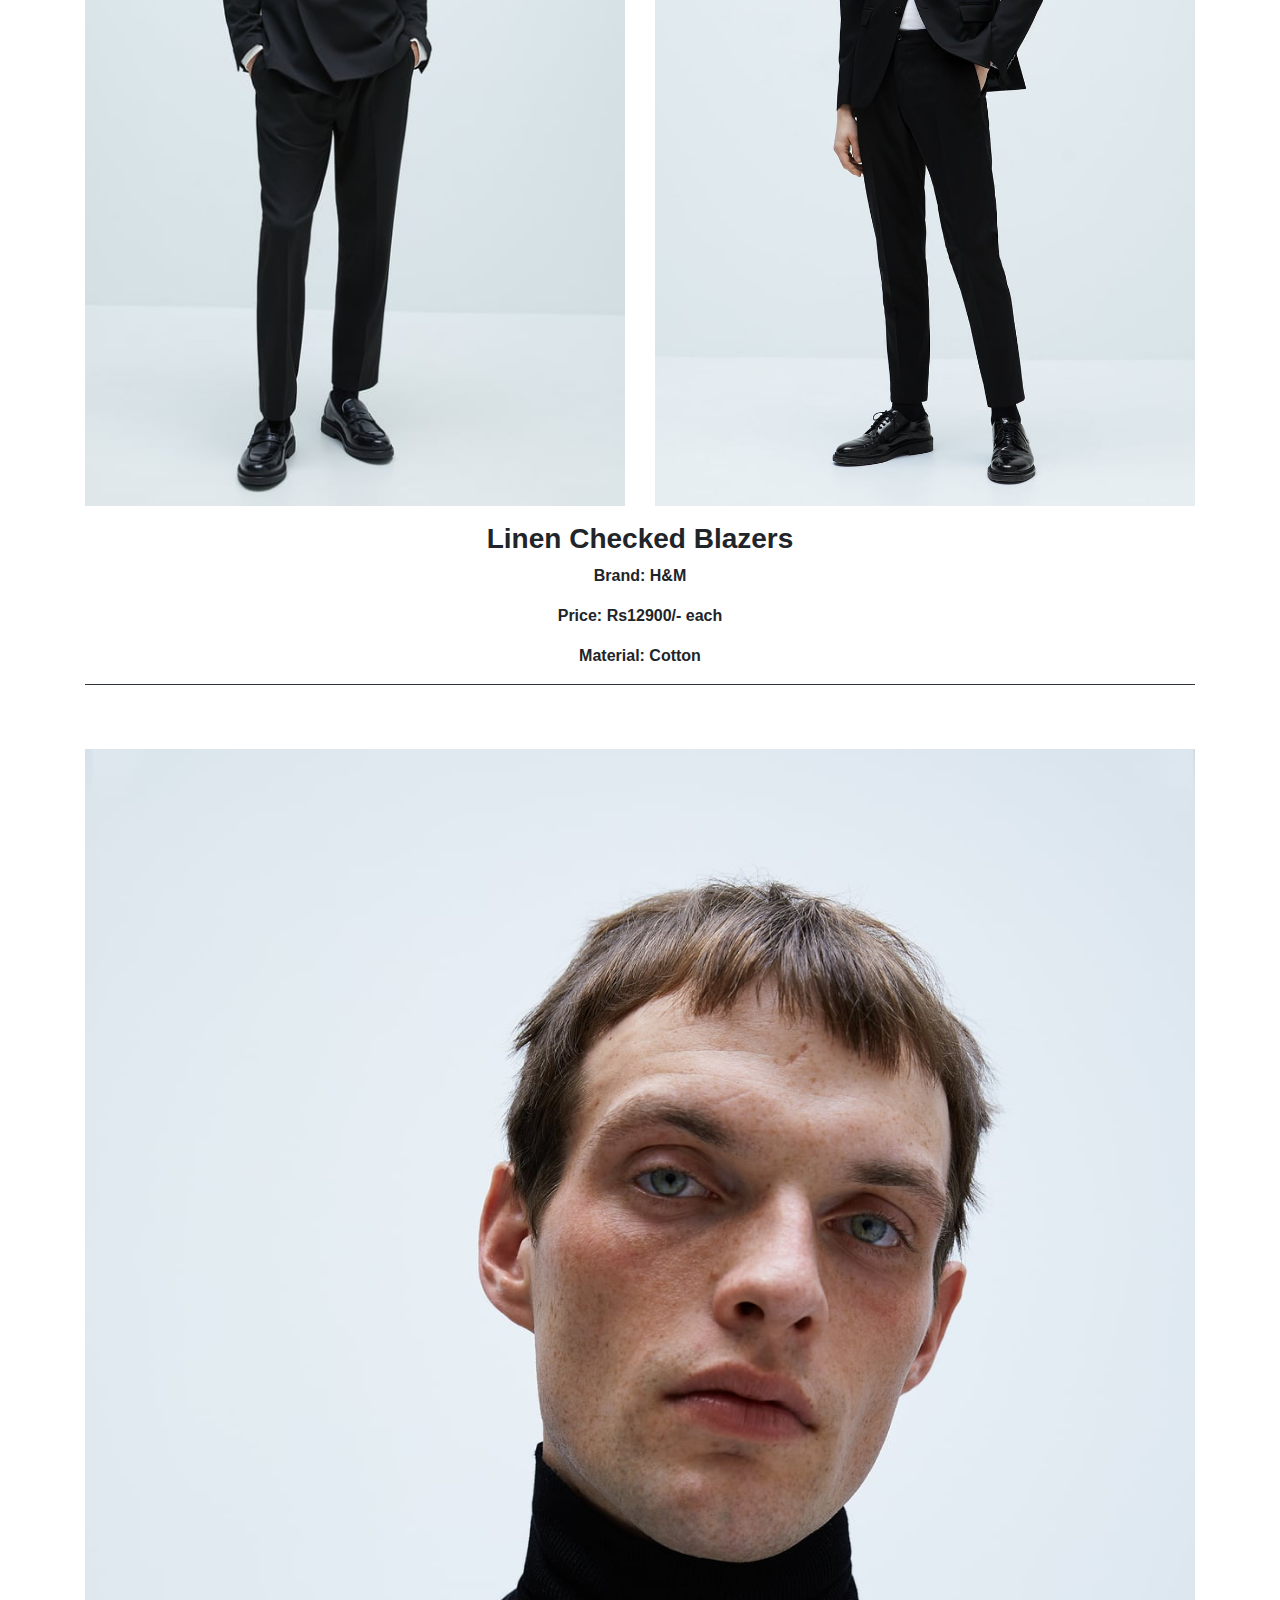
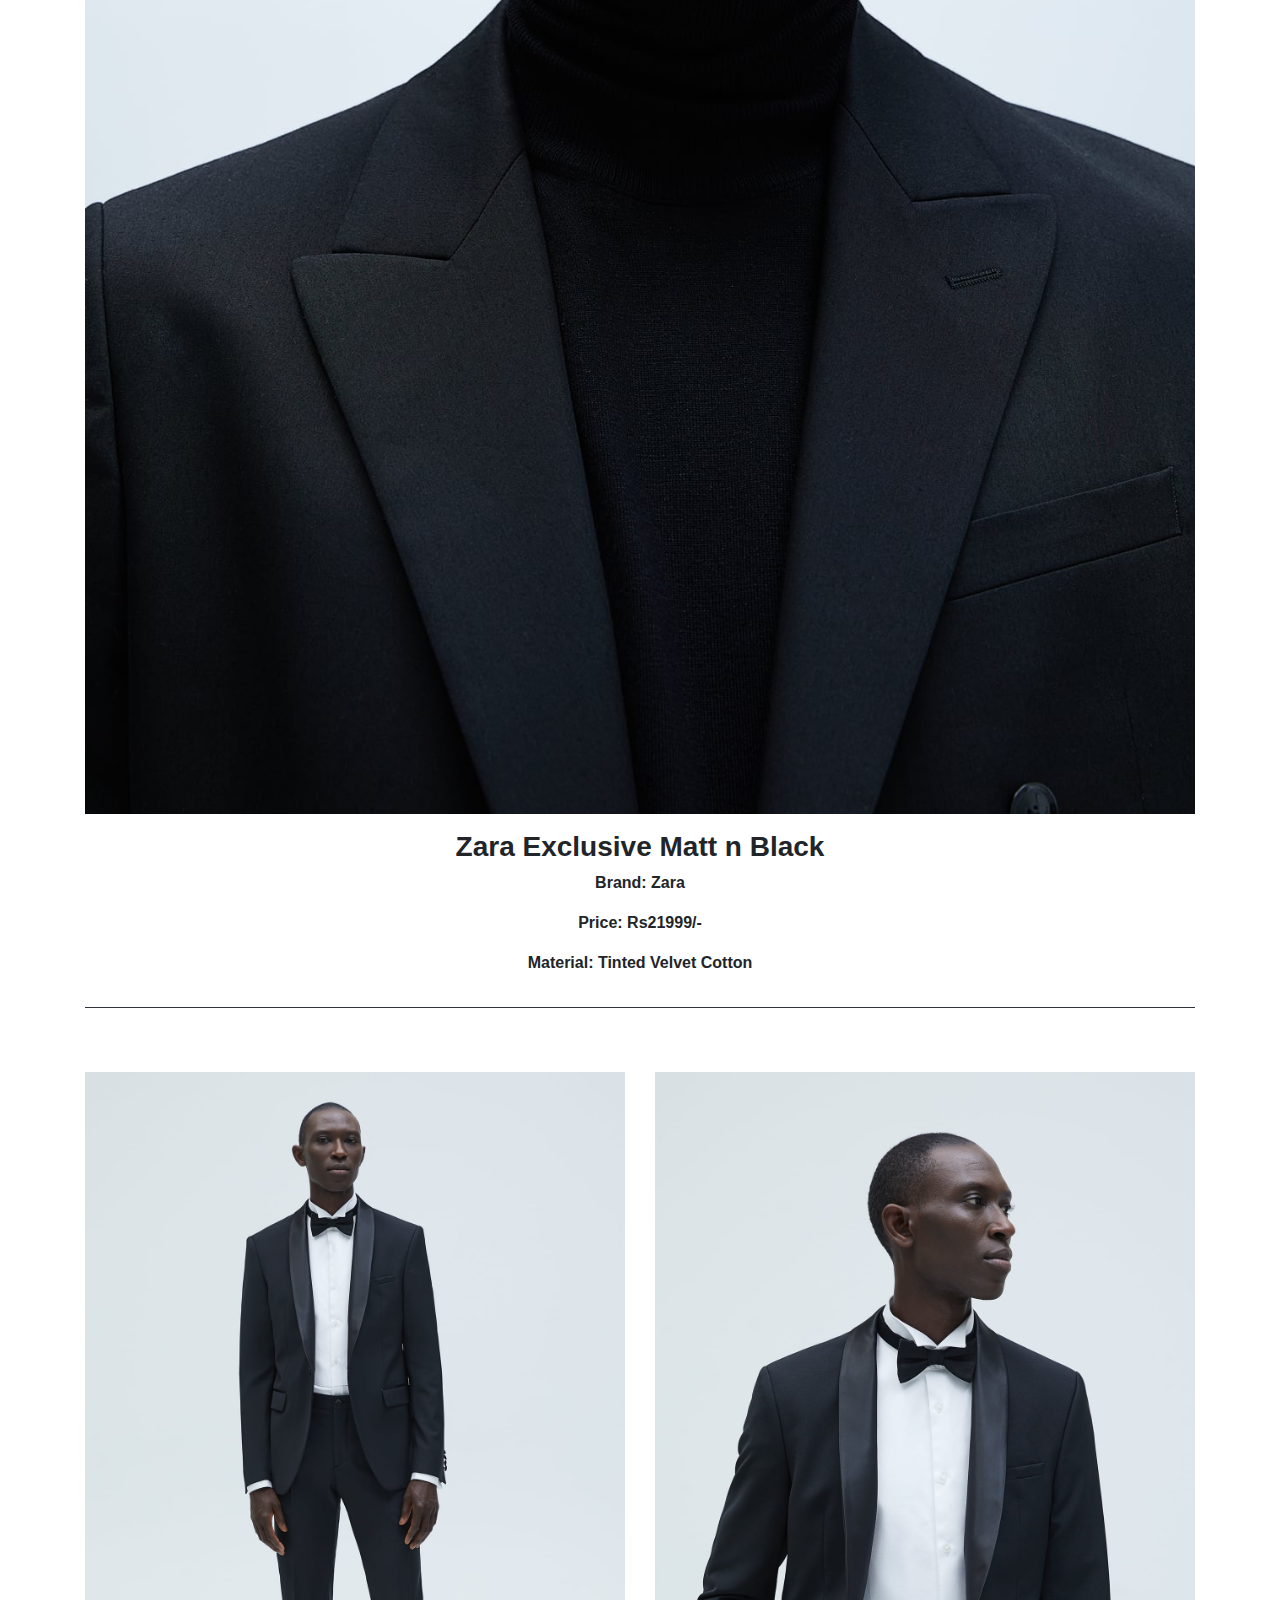
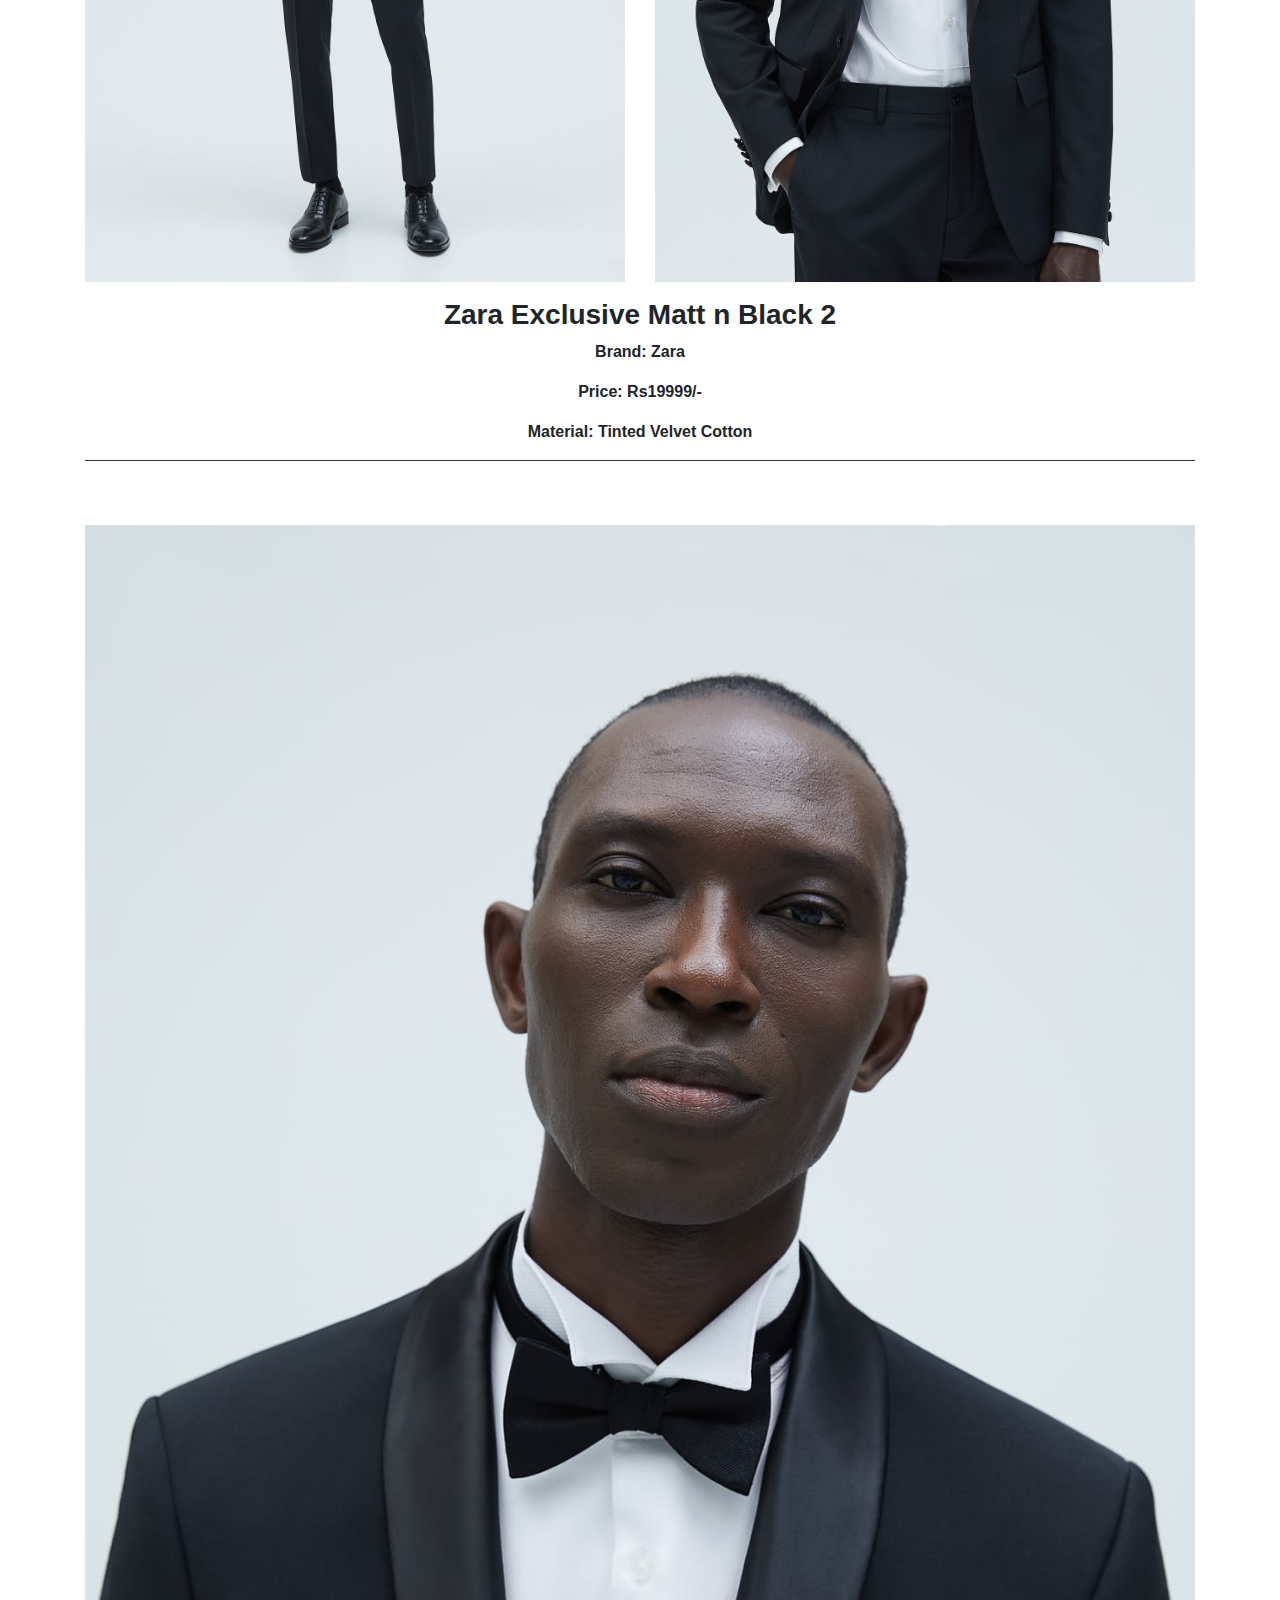
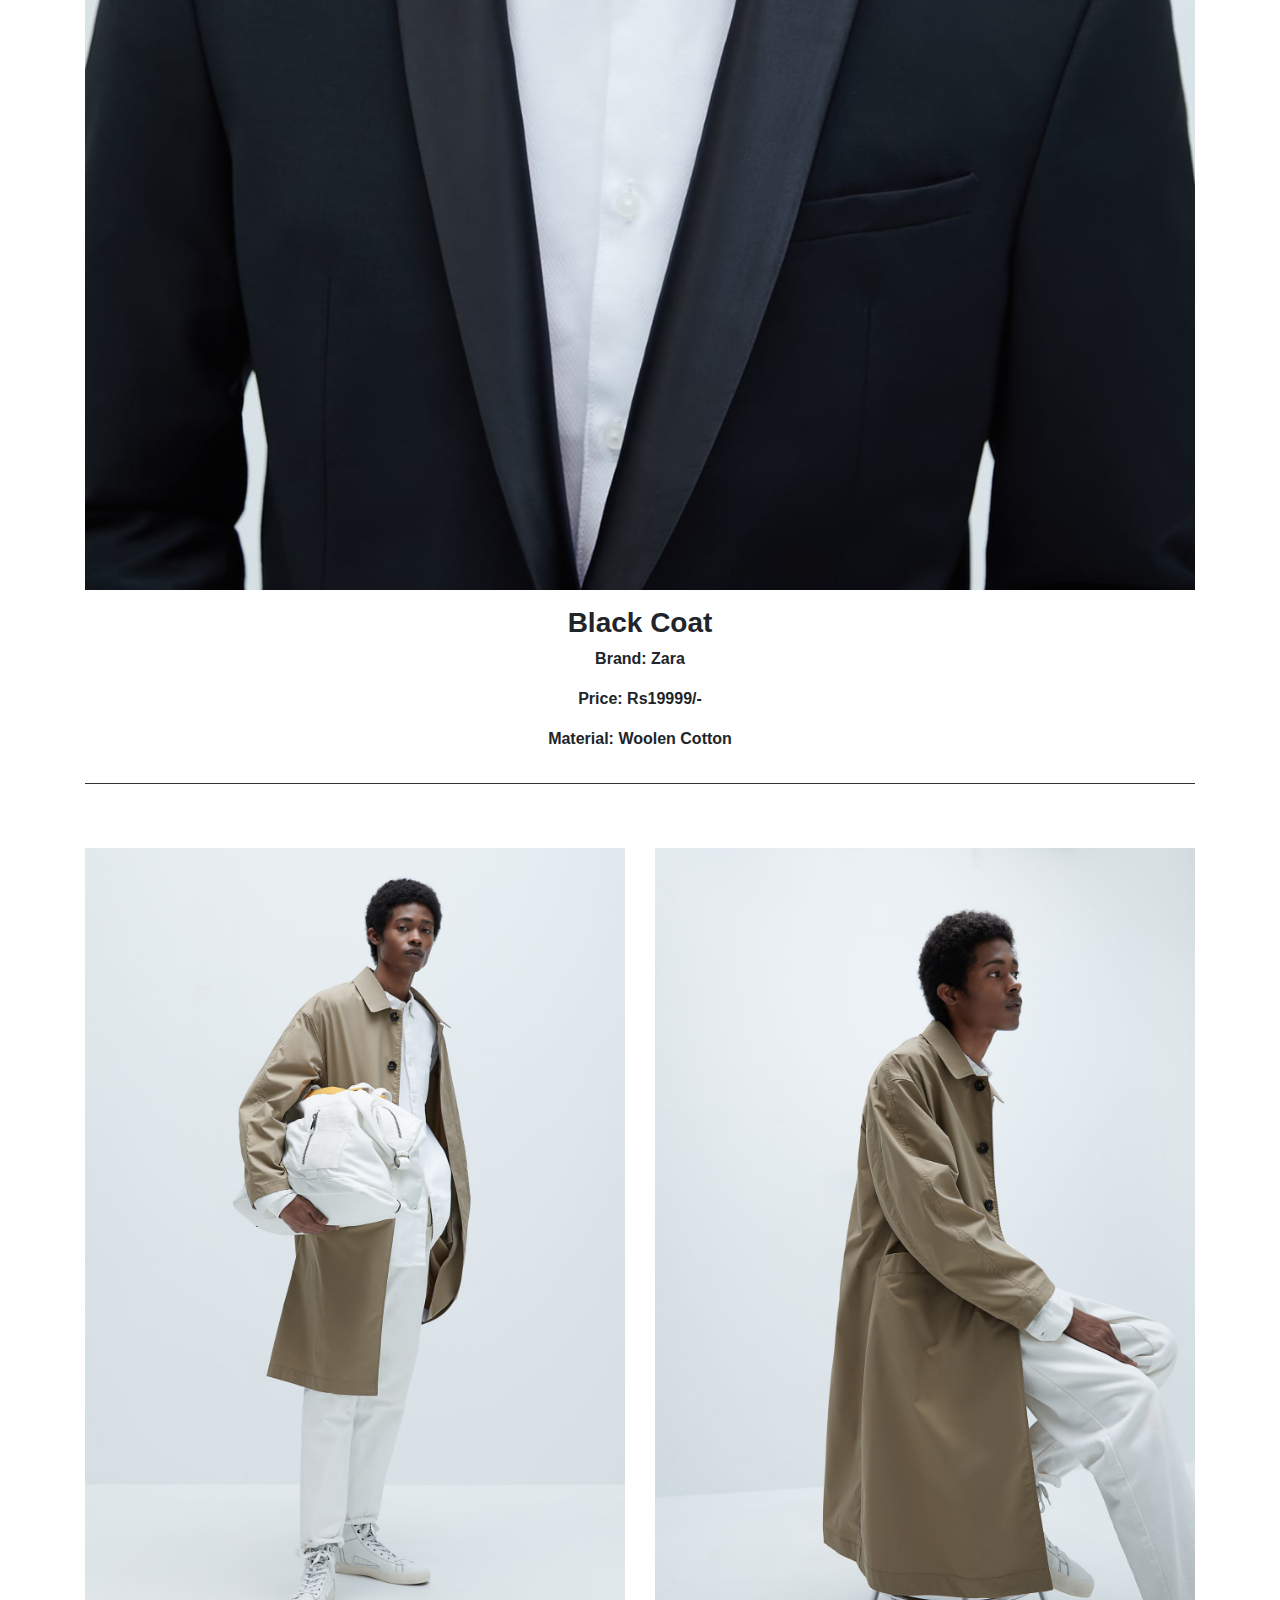
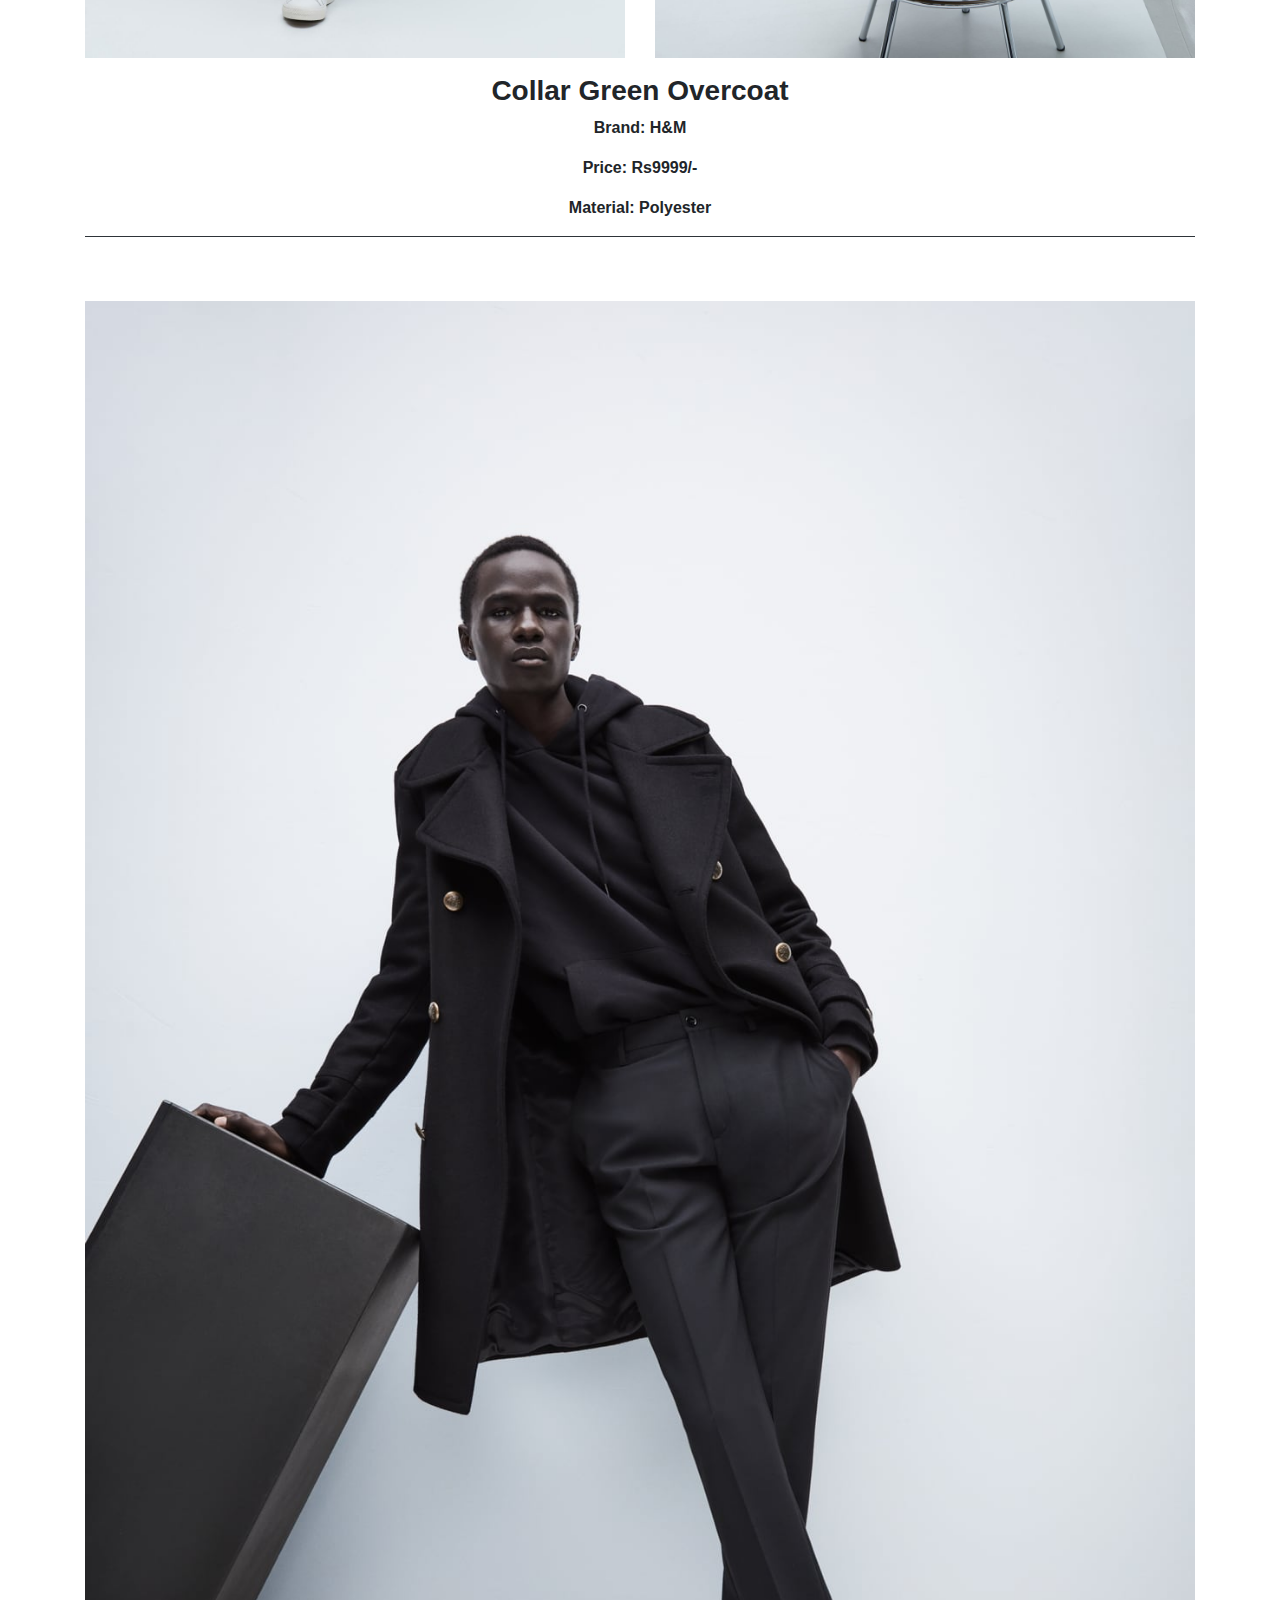
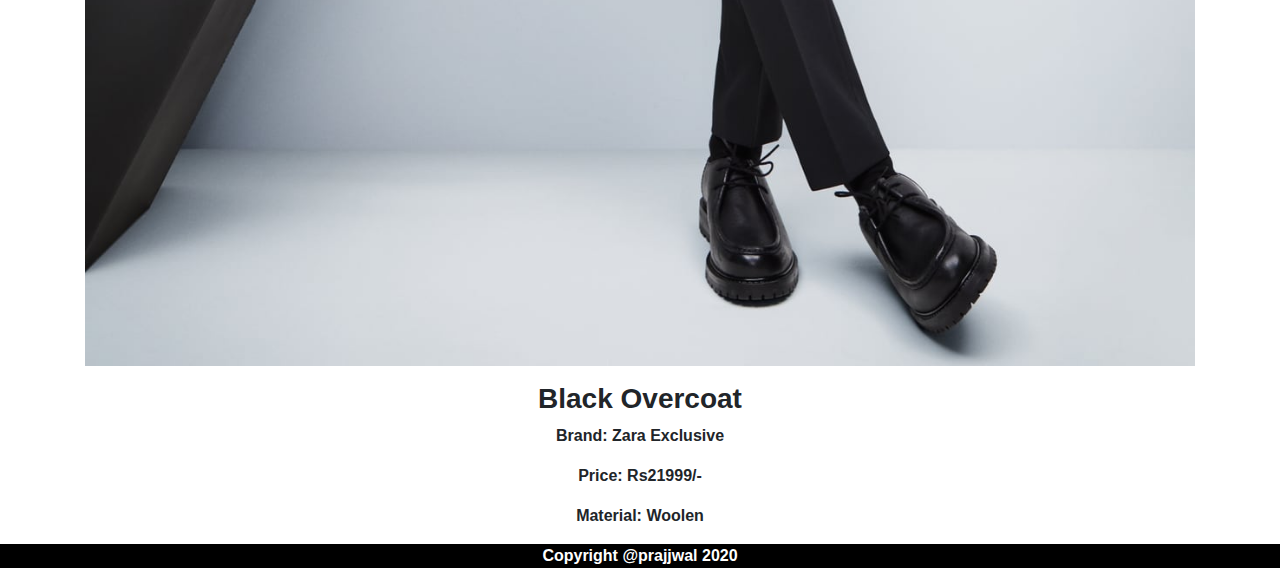
<file: temp.html>
<html>
    <head>
        <title>Coats & Blazers</title>
        <meta charset="utf-8">
        <meta name="viewport" content="width=device-width, initial-scale=1">
        <link rel="stylesheet" href="https://maxcdn.bootstrapcdn.com/bootstrap/4.4.1/css/bootstrap.min.css">      
    </head>
    <style>
      
        .navbar:before{
    content: "";
    position: absolute;
    top: 0%;
    bottom: 0%;
    left: 0%;
    right: 0%;
    opacity: 0.3;
   z-index: -1;
   background: linear-gradient(to right,#5e5e5f 0%,#ceb7b7 0%,#5e5e5f 100%);
}
.nav-item a{
    color: rgb(0, 0, 0)!important;
    font-weight: bold;
}
.footer {
  
  left: 0;
  bottom: 0;
  width: 100%;
  background-color: rgb(0, 0, 0);
  color: white;
  text-align: center;
}
    </style>
    <body>
        <nav class="navbar navbar-expand-sm fixed-top navbar-light">
            <!-- Brand/logo -->
            <a class="navbar-brand font-weight-bold" href="index.html">ROZE</a> 
            <button class="navbar-toggler" type="button" data-toggle="collapse" data-target="#navbarSupportedContent" aria-controls="navbarSupportedContent" aria-expanded="false" aria-label="Toggle navigation">
                <span class="navbar-toggler-icon"></span>
              </button>
              <!-- Links -->
              <div class="collapse navbar-collapse" id="navbarSupportedContent">
            
            <ul class="navbar-nav ml-auto">
              <li class="nav-item">
                <a class="nav-link" href="mens.html">Mens Shop</a>
              </li>
              <li class="nav-item">
                <a class="nav-link" href="women.html">Womens Shop</a>
              </li>
              <li class="nav-item">
                <a class="nav-link" href="zaraexclusive.html">Zara Exclusive</a>
              </li>
            </ul>
              </div>
          </nav>

          <section>
                <div class="container">
                    <p>&nbsp;</p>
                    <h1 class="text-capitalize text-center pt-5">Mens Exclusive suits-blazers Designs</h1>
                   <div class="row pt-5">
                    <div class="text-center col-lg-12 col-sm-12 col-12 ">
                        <img src="images\mens.jpg" class="img-fluid">
                            <div class="div1">
                            <h3 class="font-weight-bold pt-3">Matt Black Tinted Multi Button Blazer</h3>
                            <p class="font-weight-bold">Brand: Zara</p>    
                            <p class="font-weight-bold">Price: Rs11999/-</p>    
                            <p class="font-weight-bold">Material: Tinted Cotton</p>
                            </div>
                        </div>    
                    </div>
                    <hr class="bg-dark">
                    <div class="row pt-5 text-center">
                        <div class="col-lg-6 col-md-6 col-sm-12 col-12 ">
                            <img src="images\mens2.jpg" class="img-fluid">     
                        </div>
                        <div class="col-lg-6 col-md-6 col-sm-12 col-12 ">
                            <img src="images\mens3.jpg" class="img-fluid"> 
                        </div>
                          
                       
                    </div>
                    <div class="text-center">
                    <h3 class="font-weight-bold pt-3">Linen Checked Blazers</h3>
                    <p class="font-weight-bold">Brand: H&M</p>    
                    <p class="font-weight-bold">Price: Rs12900/- each</p>    
                    <p class="font-weight-bold">Material: Cotton</p>
                     </div>  
                     <hr class="bg-dark">
             
                     <div class="row pt-5">
                        <div class="text-center col-lg-12 col-sm-12 col-12 ">
                            <img src="images\mens4.jpg" class="img-fluid">
                                <div class="div1">
                                <h3 class="font-weight-bold pt-3">Zara Exclusive Matt n Black</h3>
                                <p class="font-weight-bold">Brand: Zara</p>    
                                <p class="font-weight-bold">Price: Rs21999/-</p>    
                                <p class="font-weight-bold">Material: Tinted Velvet Cotton</p>
                                </div>
                            </div>    
                    </div>
                    <hr class="bg-dark">
            
                    <div class="row pt-5 text-center">
                        <div class="col-lg-6 col-md-6 col-sm-12 col-12 ">
                            <img src="images\mens6.jpg" class="img-fluid">     
                        </div>
                        <div class="col-lg-6 col-md-6 col-sm-12 col-12 ">
                            <img src="images\mens8.jpg" class="img-fluid"> 
                        </div>
                          
                       
                    </div>
                    <div class="text-center">
                    <h3 class="font-weight-bold pt-3">Zara Exclusive Matt n Black 2</h3>
                    <p class="font-weight-bold">Brand: Zara</p>    
                    <p class="font-weight-bold">Price: Rs19999/-</p>    
                    <p class="font-weight-bold">Material: Tinted Velvet Cotton</p>
                     </div>  
                     <hr class="bg-dark">
            
                     <div class="row pt-5">
                        <div class="text-center col-lg-12 col-sm-12 col-12 ">
                            <img src="images\mens7.jpg" class="img-fluid">
                                <div class="div1">
                                <h3 class="font-weight-bold pt-3">Black Coat</h3>
                                <p class="font-weight-bold">Brand: Zara</p>    
                                <p class="font-weight-bold">Price: Rs19999/-</p>    
                                <p class="font-weight-bold">Material: Woolen Cotton</p>
                                </div>
                            </div>    
                    </div>
                    <hr class="bg-dark">
            
                    <div class="row pt-5 text-center">
                        <div class="col-lg-6 col-md-6 col-sm-12 col-12 ">
                            <img src="images\mens13.jpg" class="img-fluid">     
                        </div>
                        <div class="col-lg-6 col-md-6 col-sm-12 col-12 ">
                            <img src="images\mens14.jpg" class="img-fluid"> 
                        </div>
                          
                       
                    </div>
                    <div class="text-center">
                    <h3 class="font-weight-bold pt-3">Collar Green Overcoat</h3>
                    <p class="font-weight-bold">Brand: H&M</p>    
                    <p class="font-weight-bold">Price: Rs9999/-</p>    
                    <p class="font-weight-bold">Material: Polyester</p>
                     </div>  
                     <hr class="bg-dark">
            
                     <div class="row pt-5">
                        <div class="text-center col-lg-12 col-sm-12 col-12 ">
                            <img src="images\products21.jpg" class="img-fluid">
                                <div class="div1">
                                <h3 class="font-weight-bold pt-3">Black Overcoat</h3>
                                <p class="font-weight-bold">Brand: Zara Exclusive</p>    
                                <p class="font-weight-bold">Price: Rs21999/-</p>    
                                <p class="font-weight-bold">Material: Woolen</p>
                                </div>
                            </div>    
                    </div>
                    
            
            
            </section>
            
            
            <div class="footer mt-10">
                <p class="font-weight-bold">Copyright @prajjwal 2020</p>
              </div>
              
          

    </body>
</html>
</file>
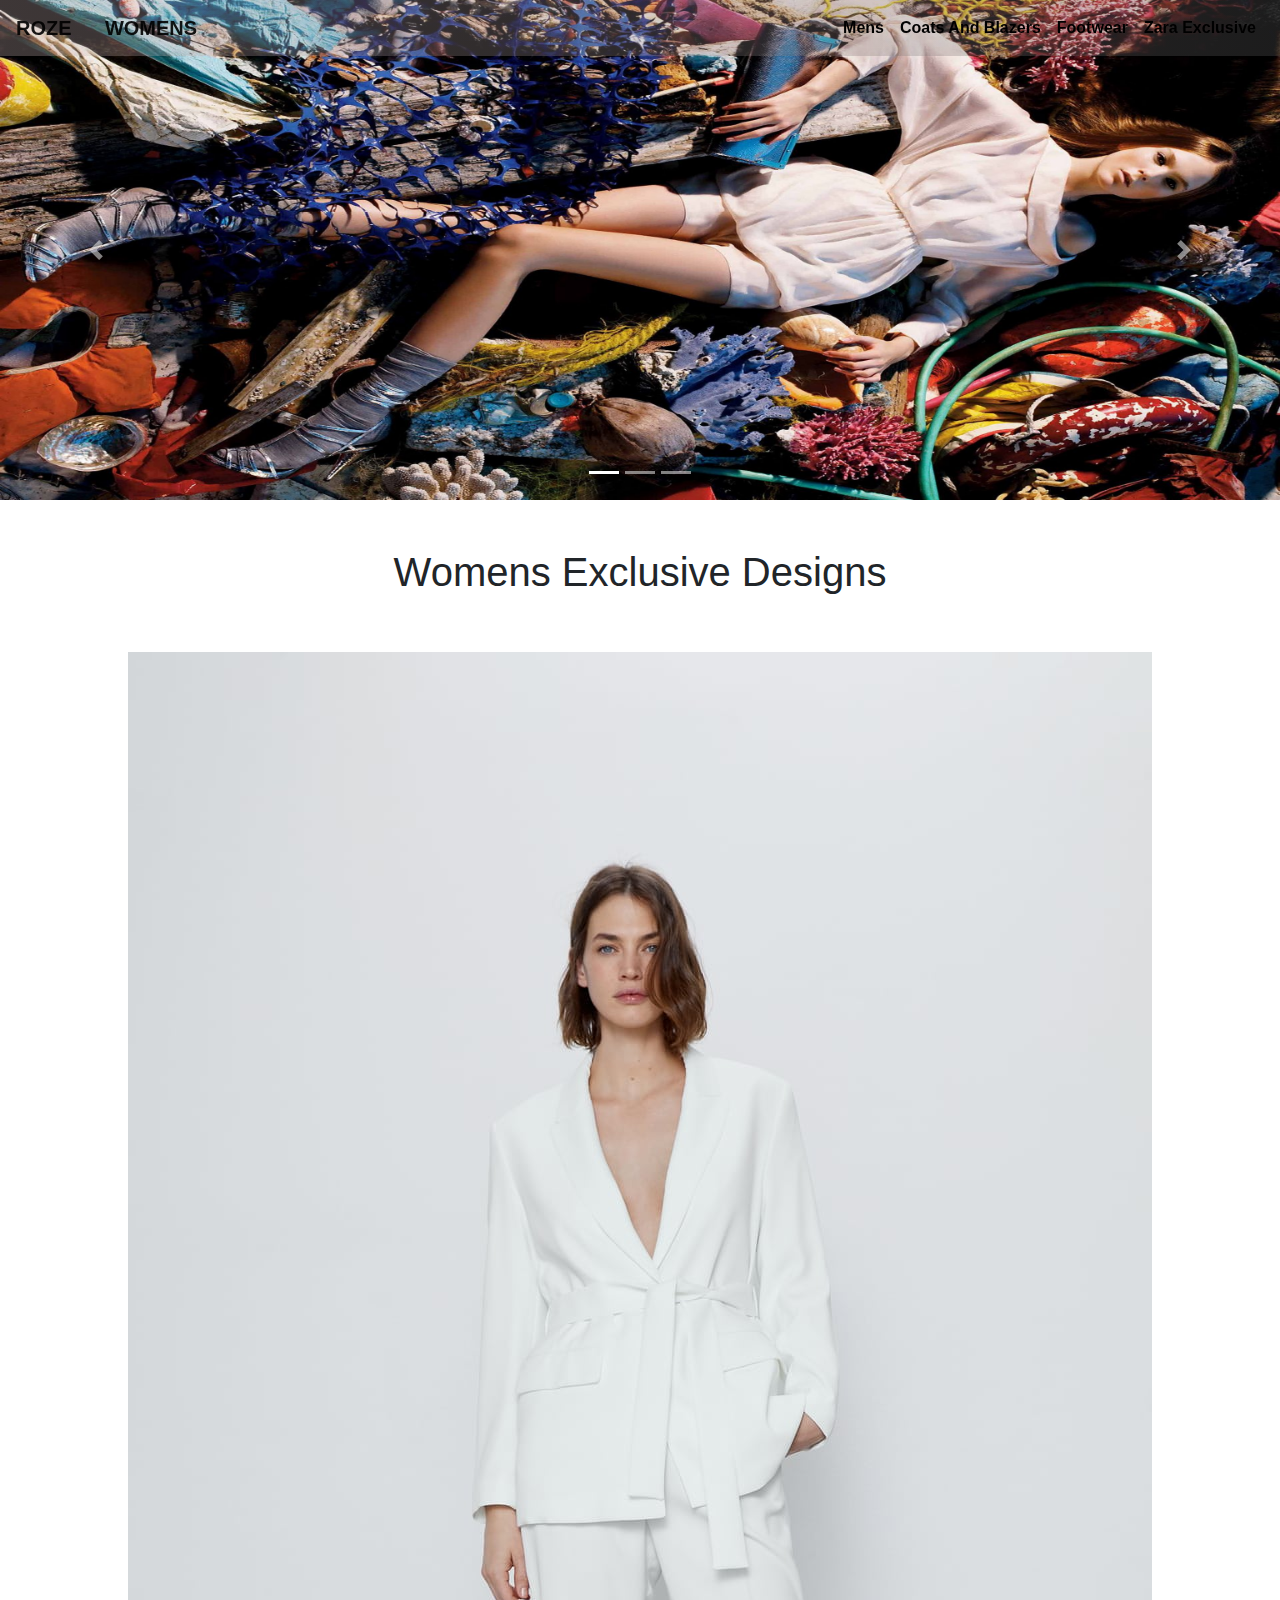
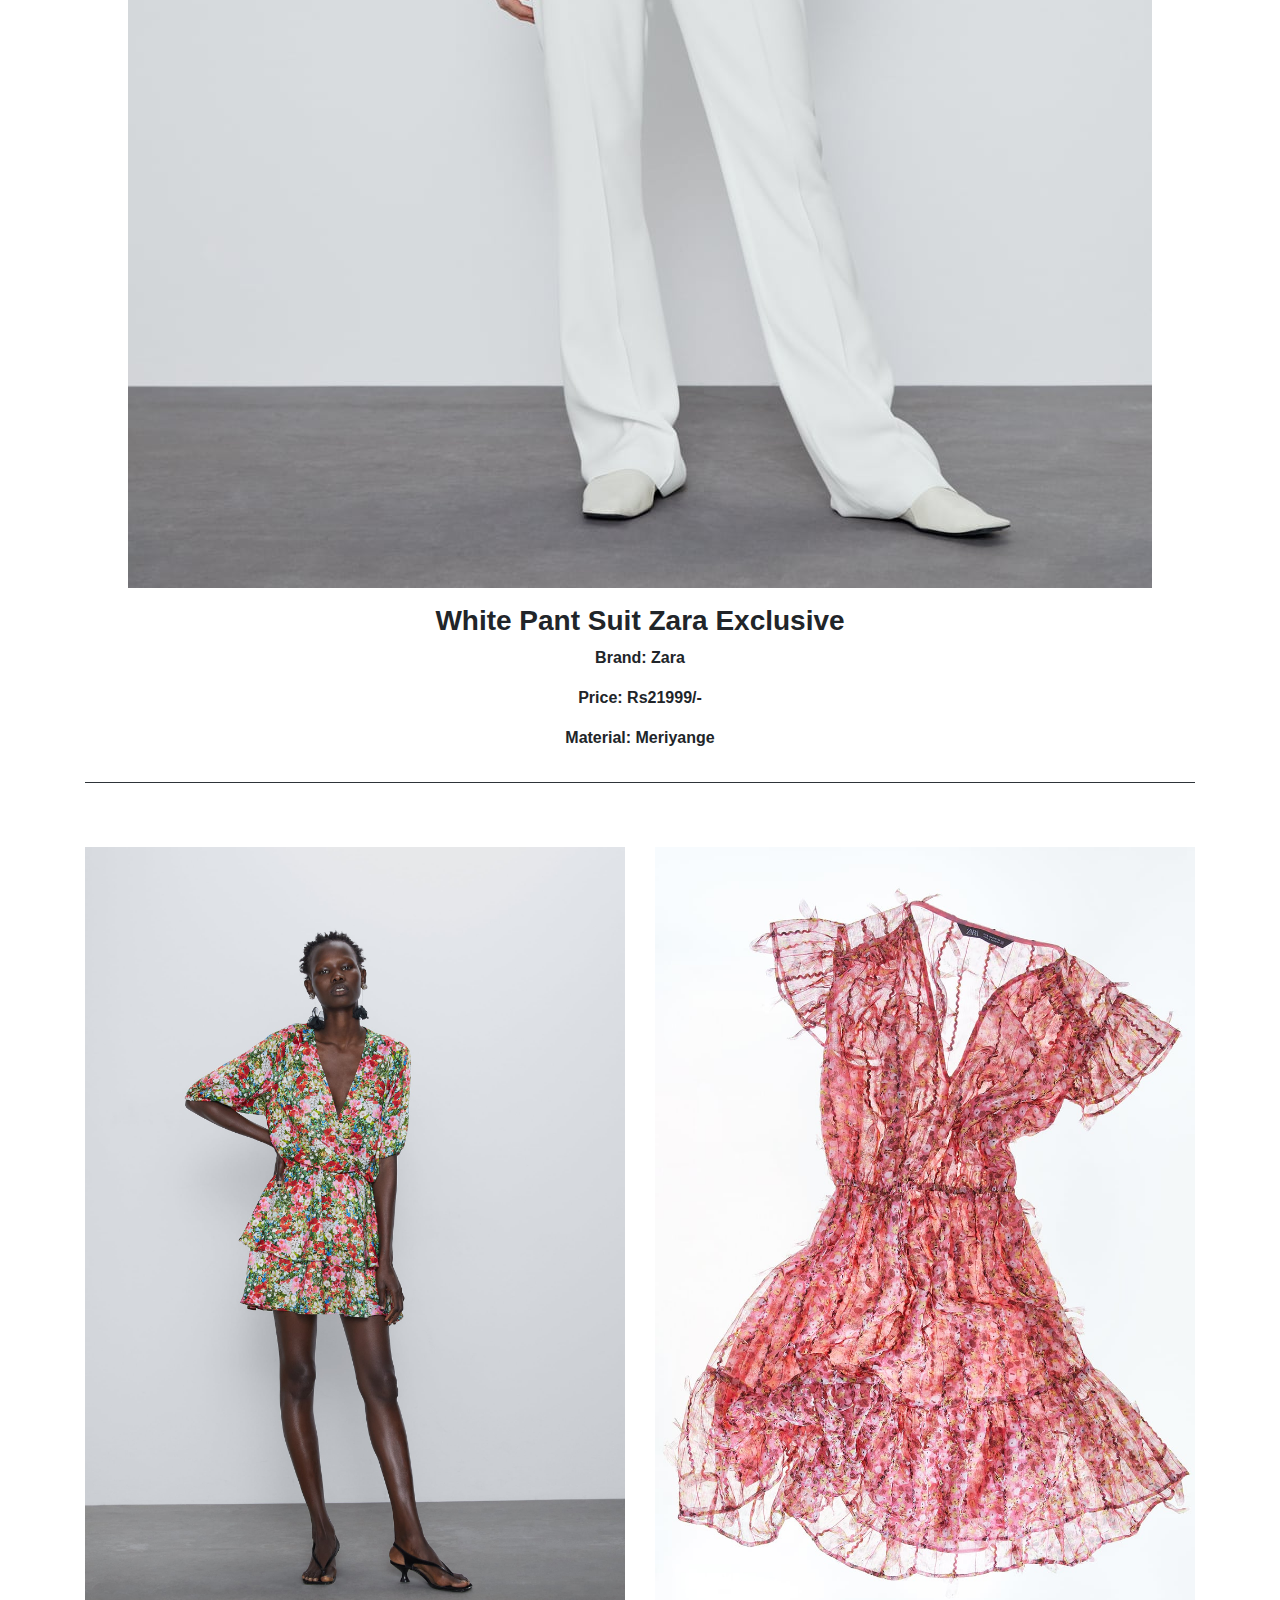
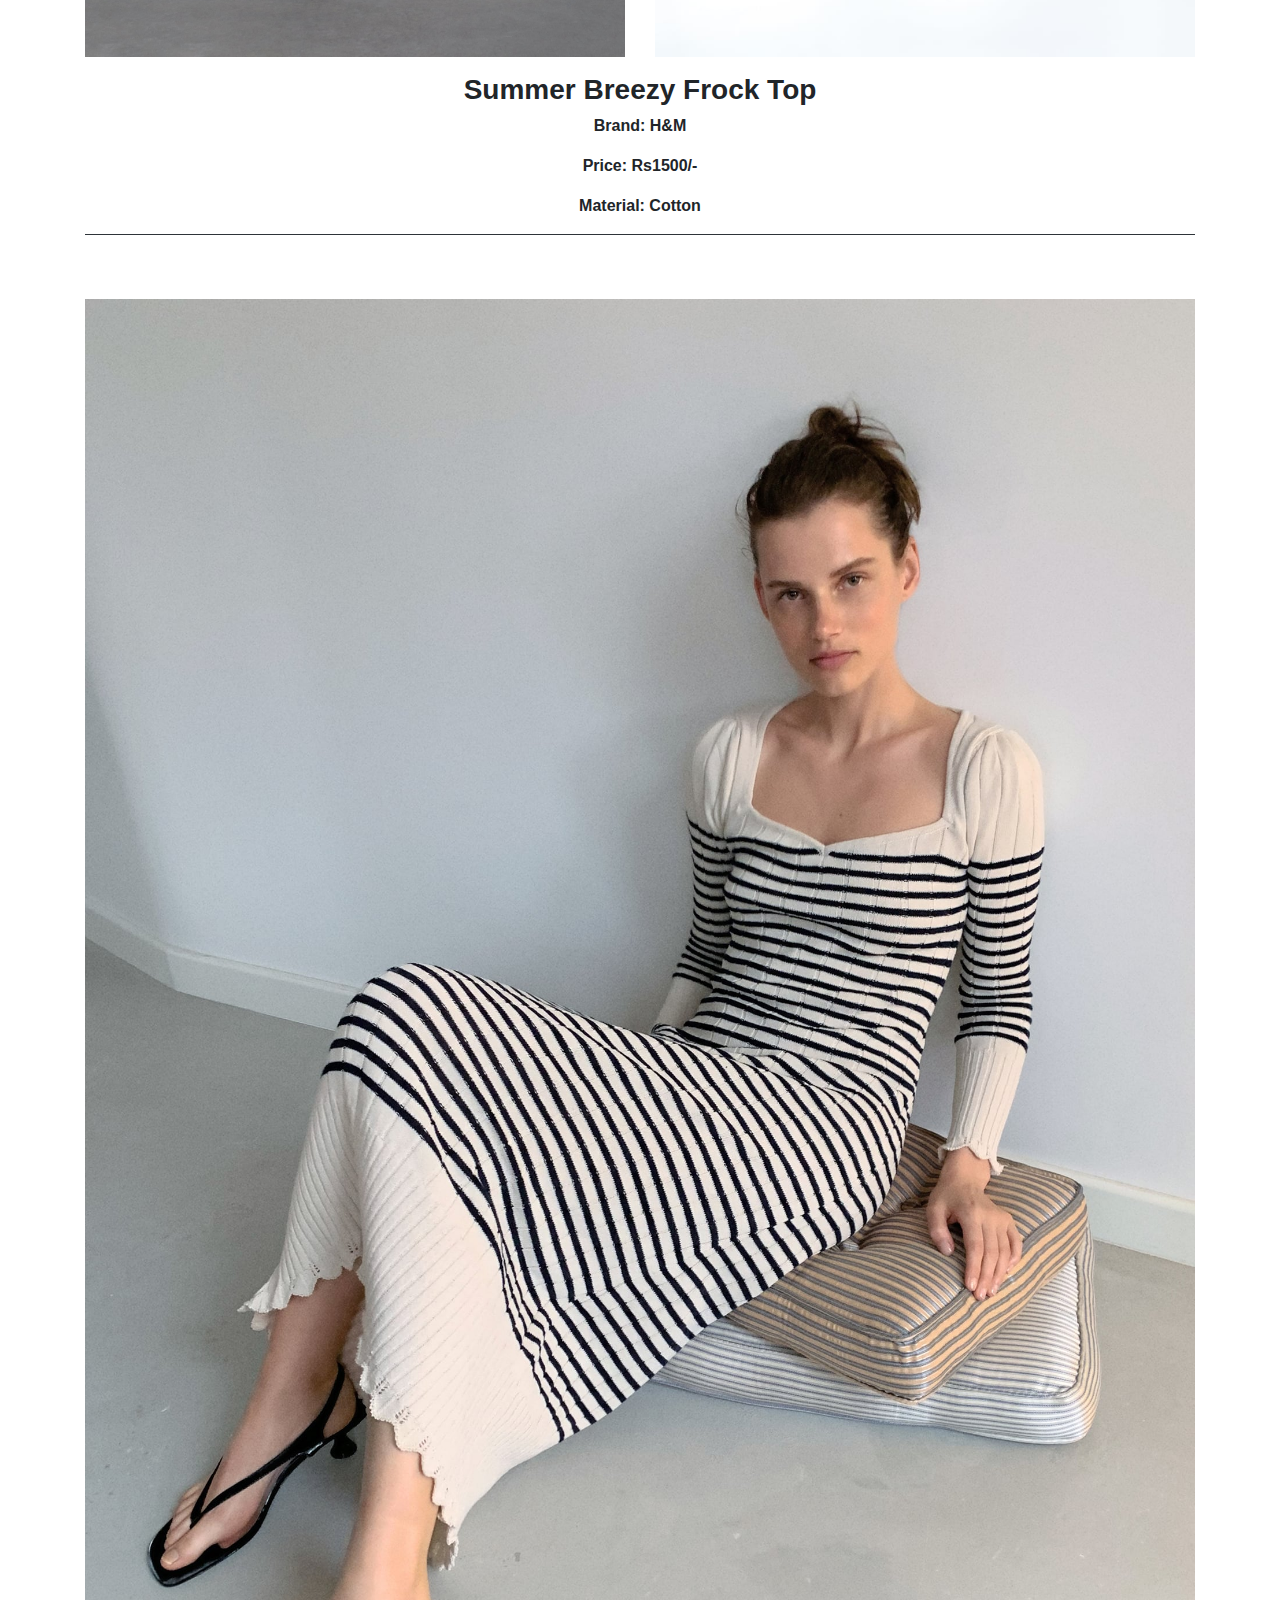
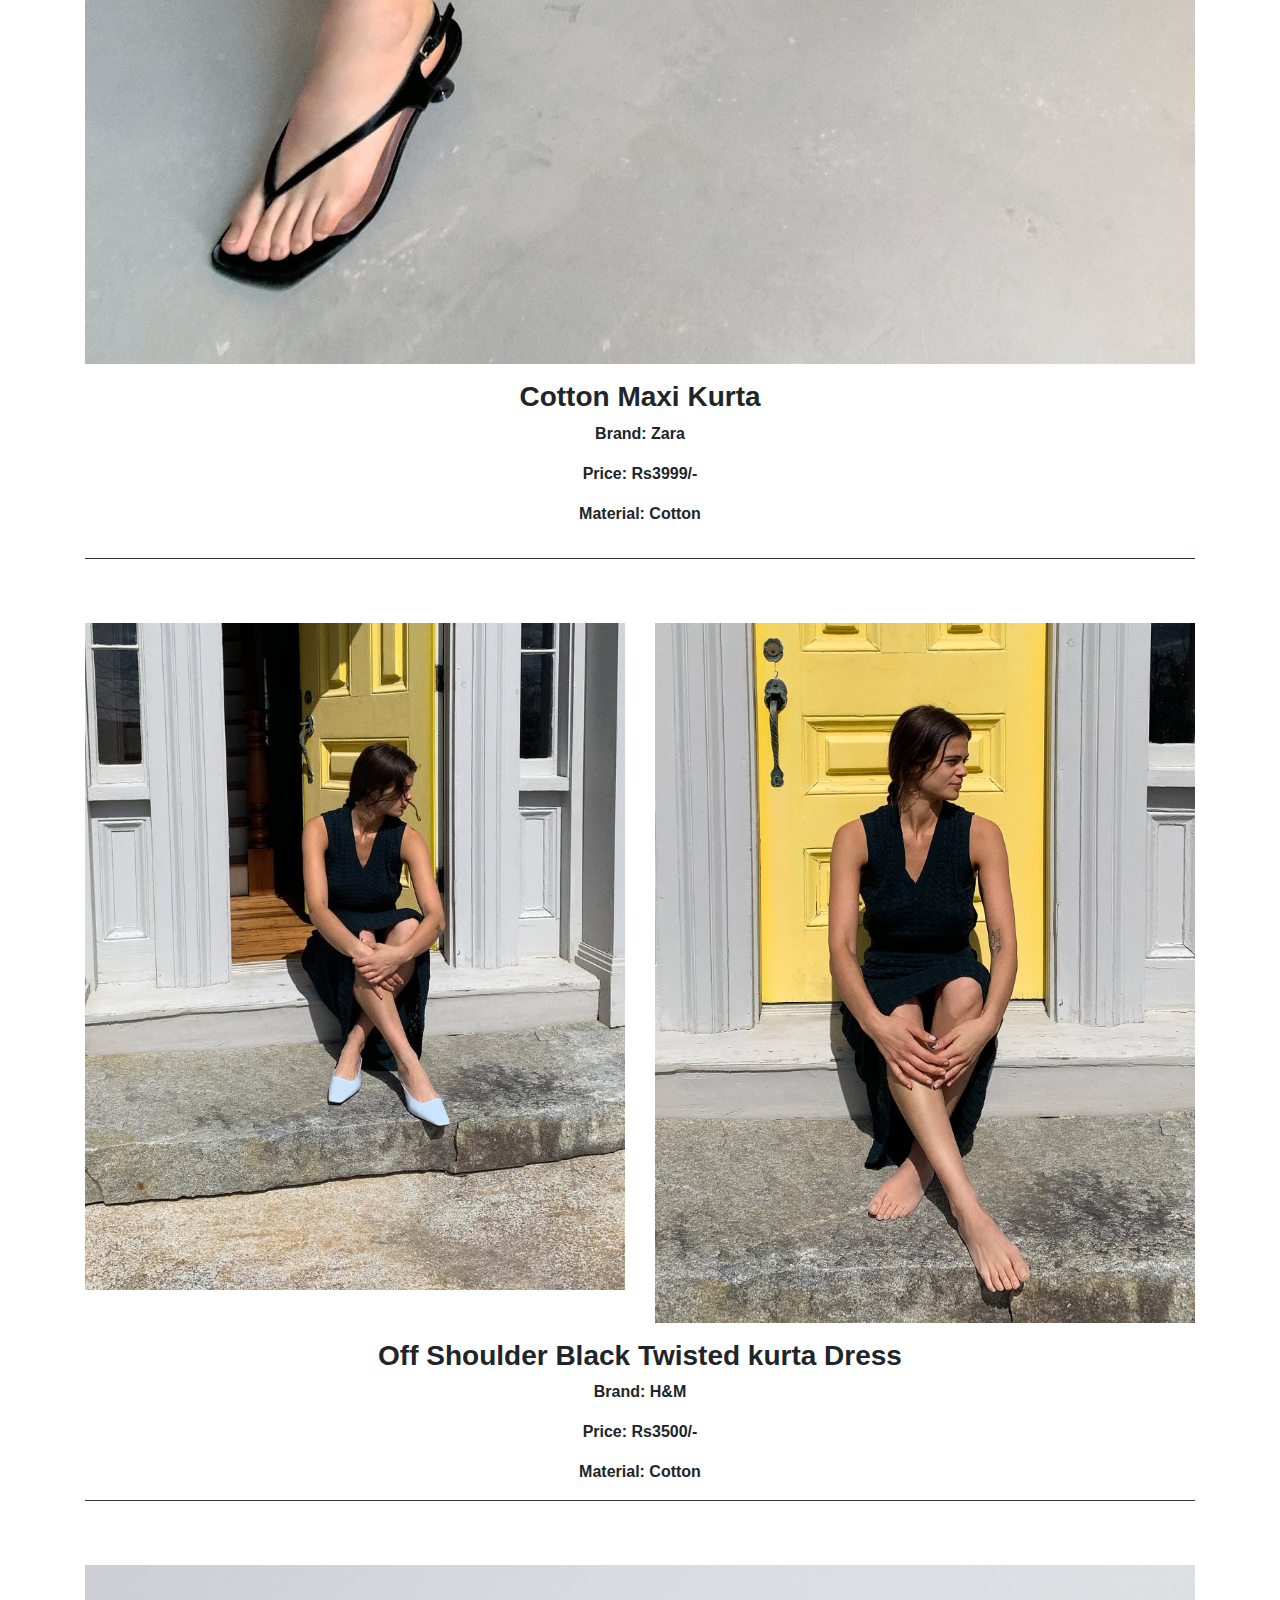
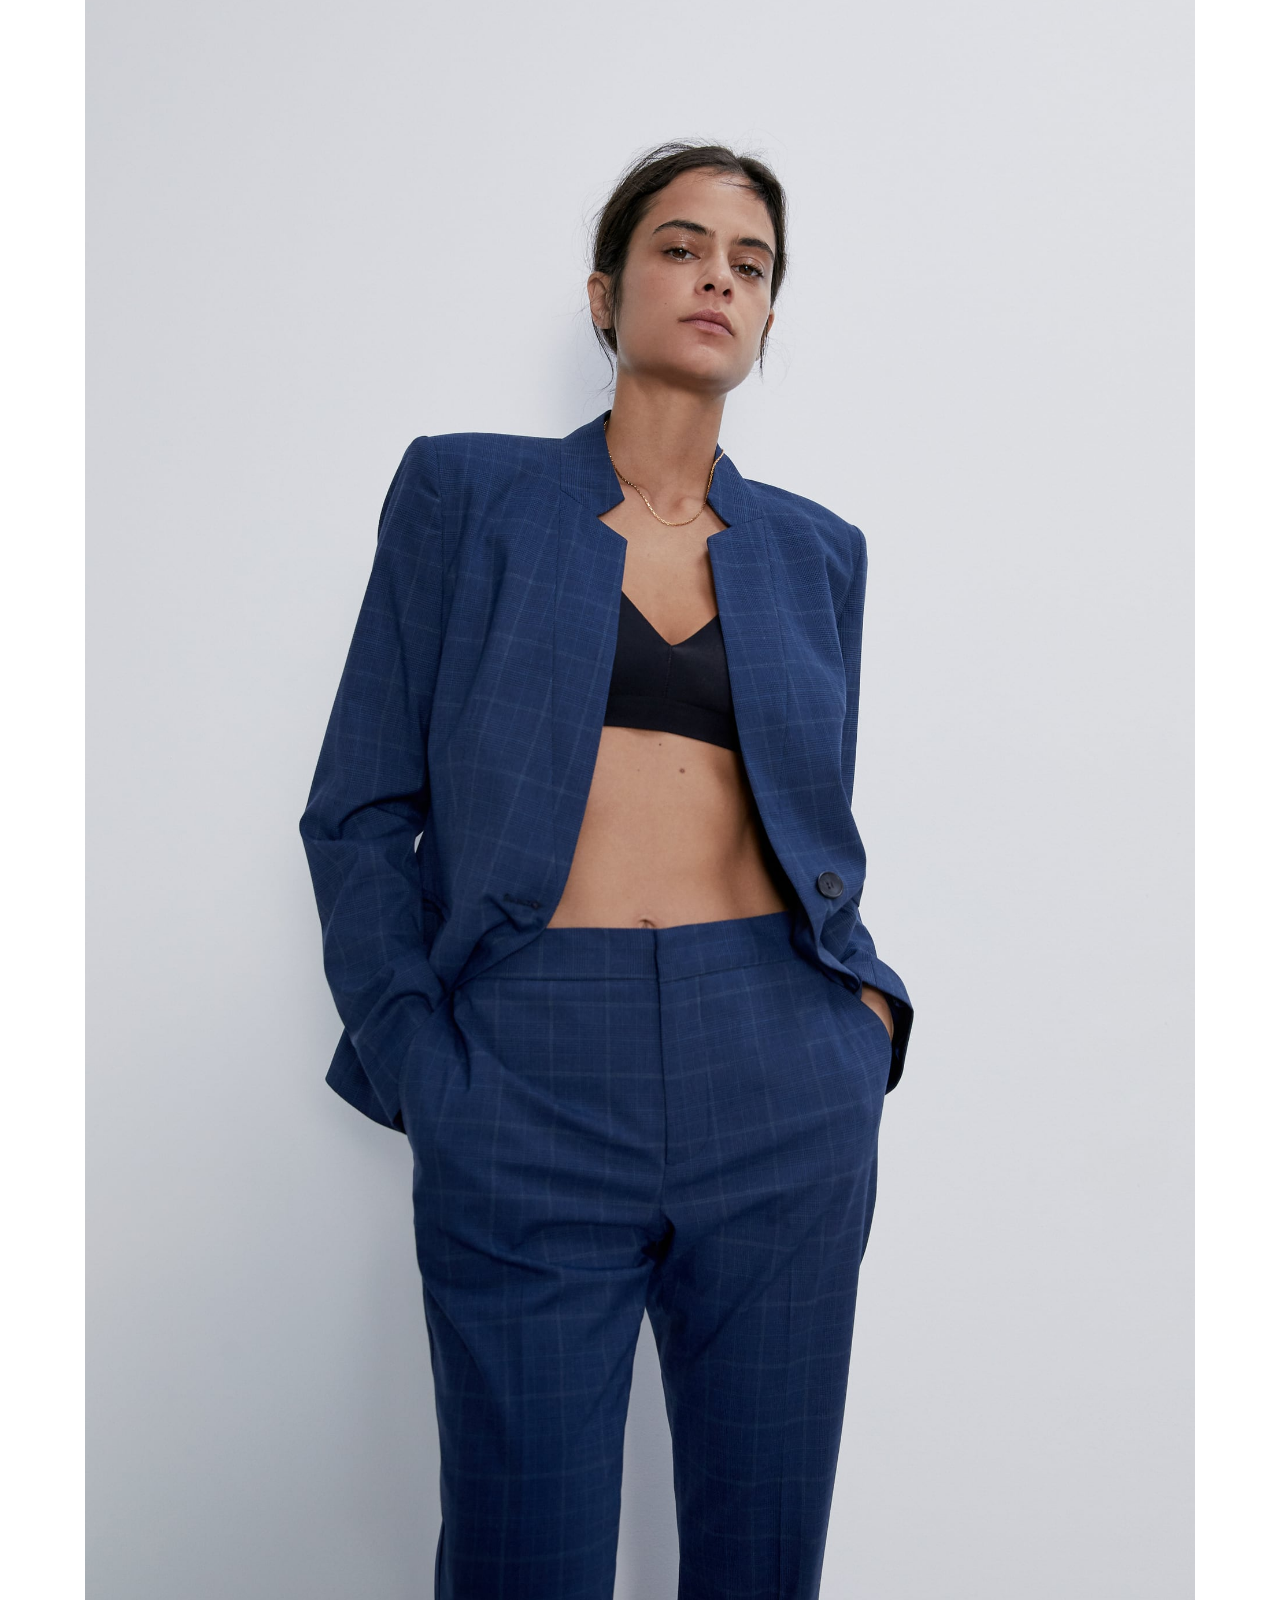
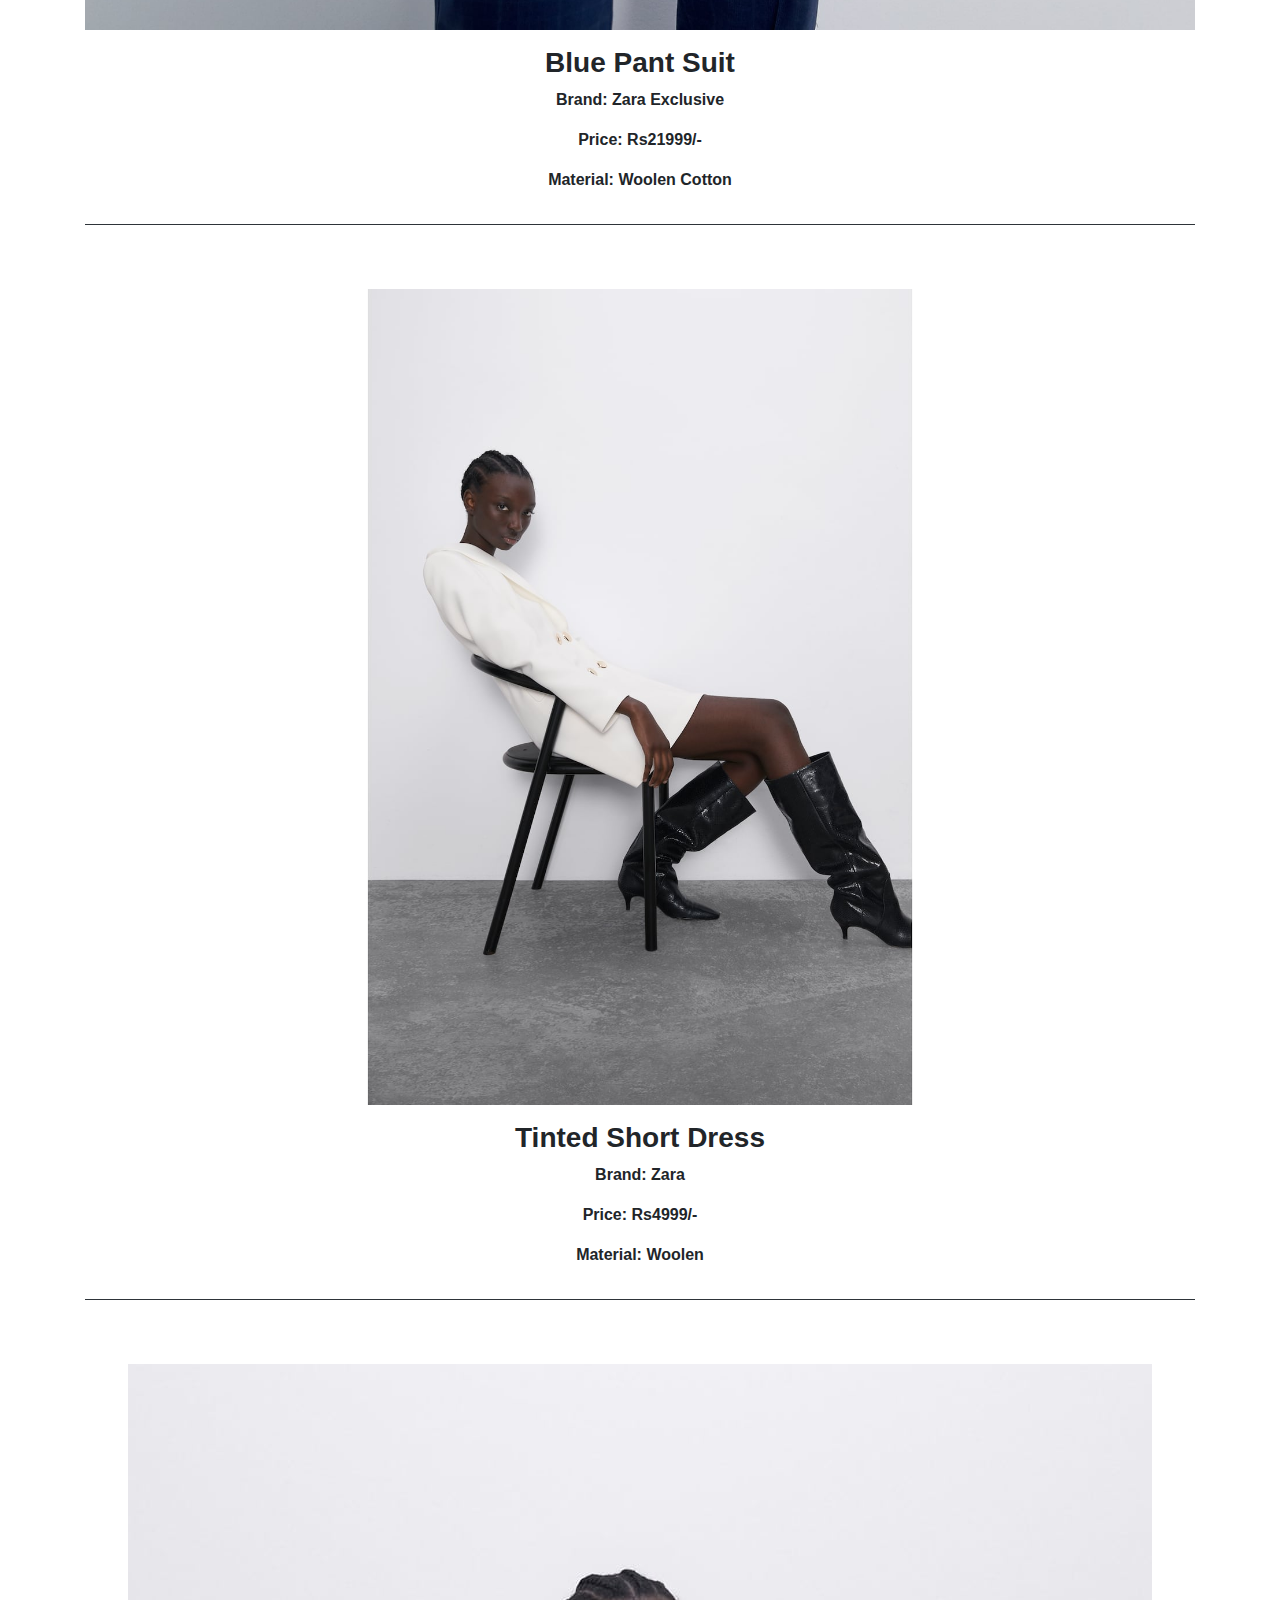
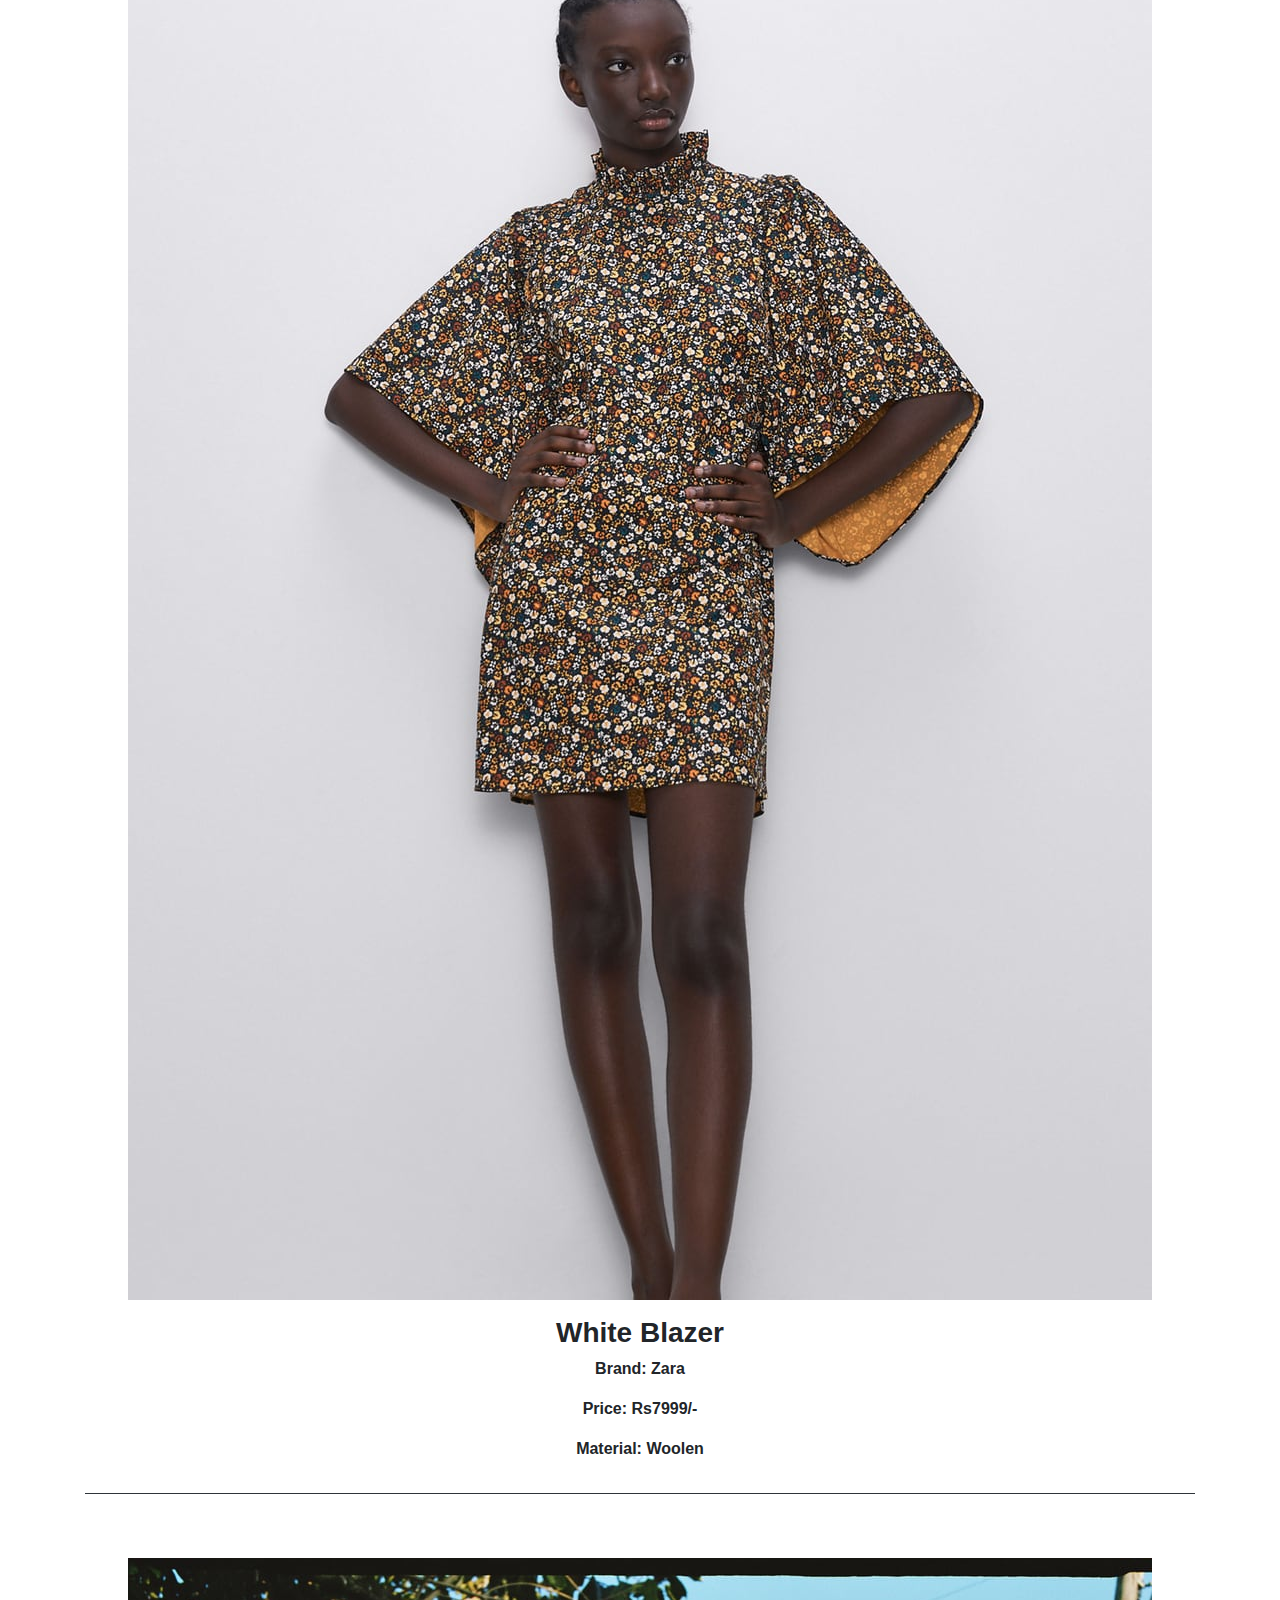
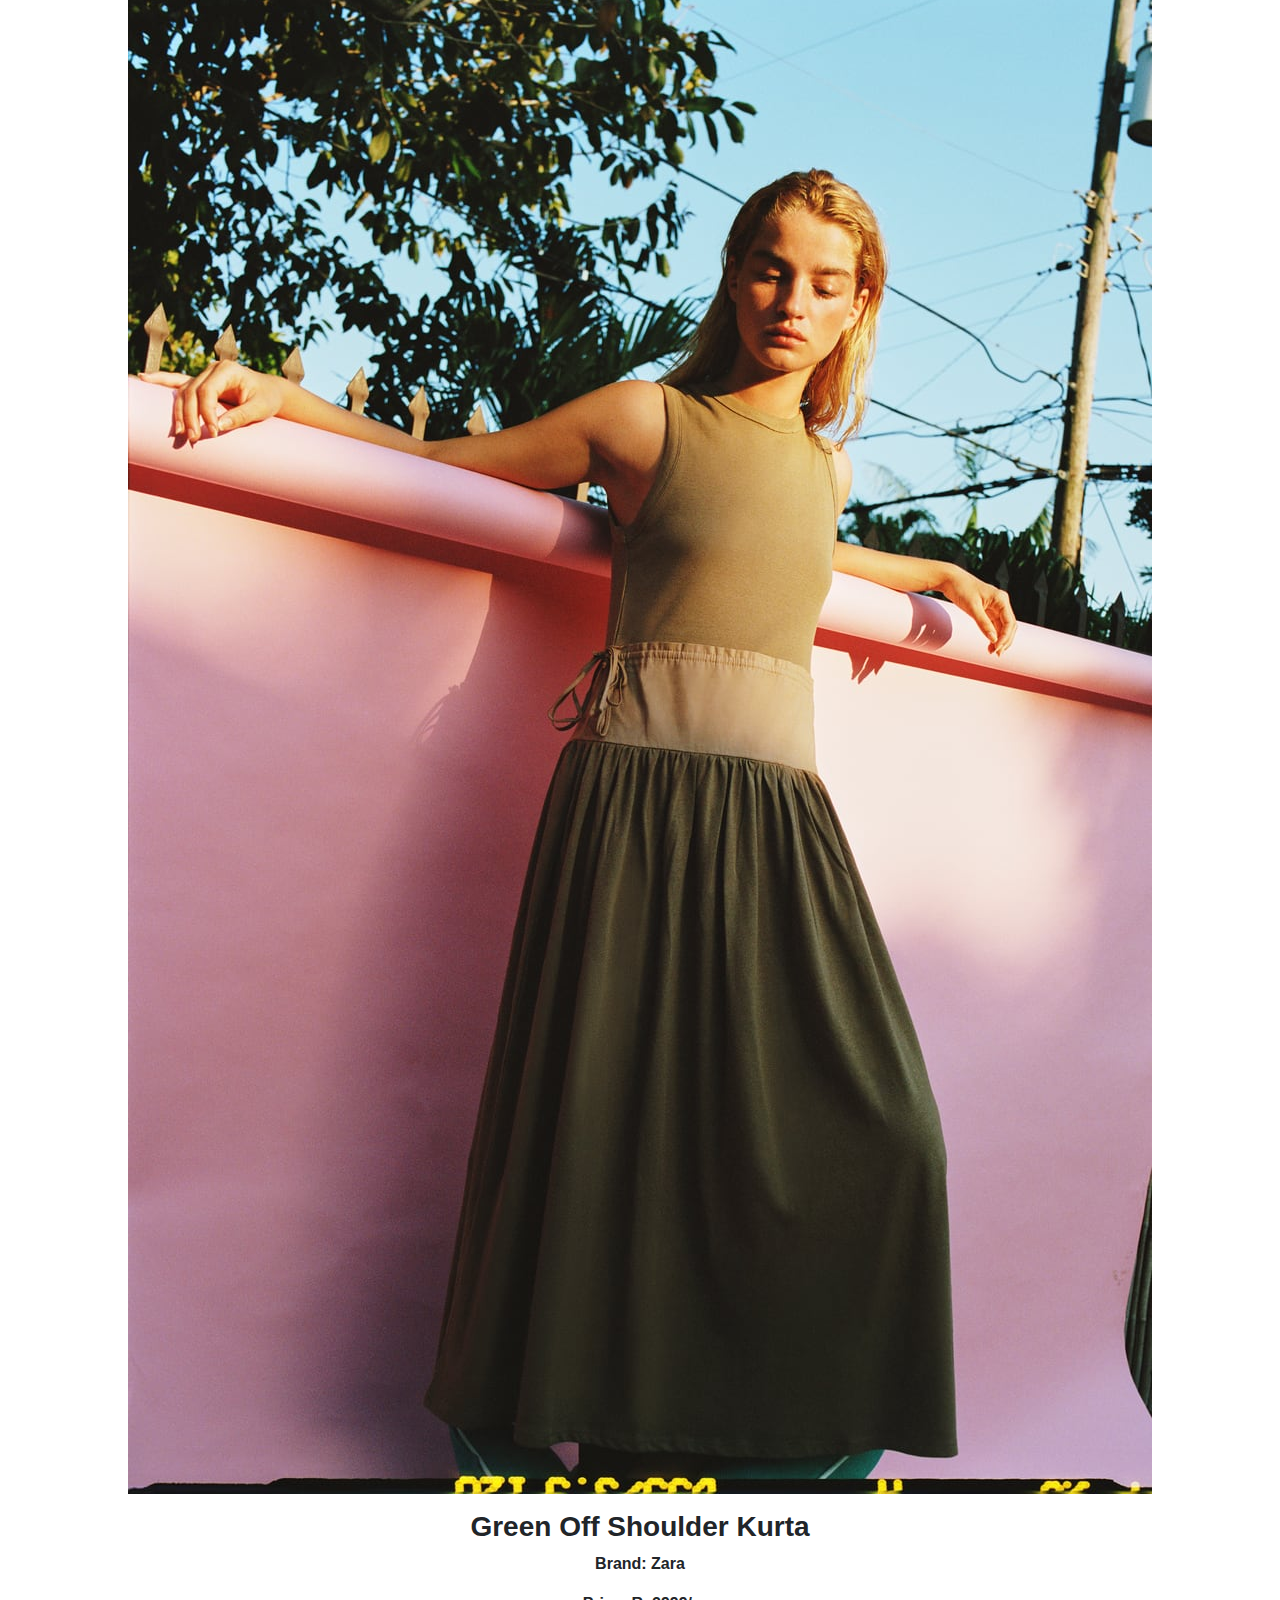
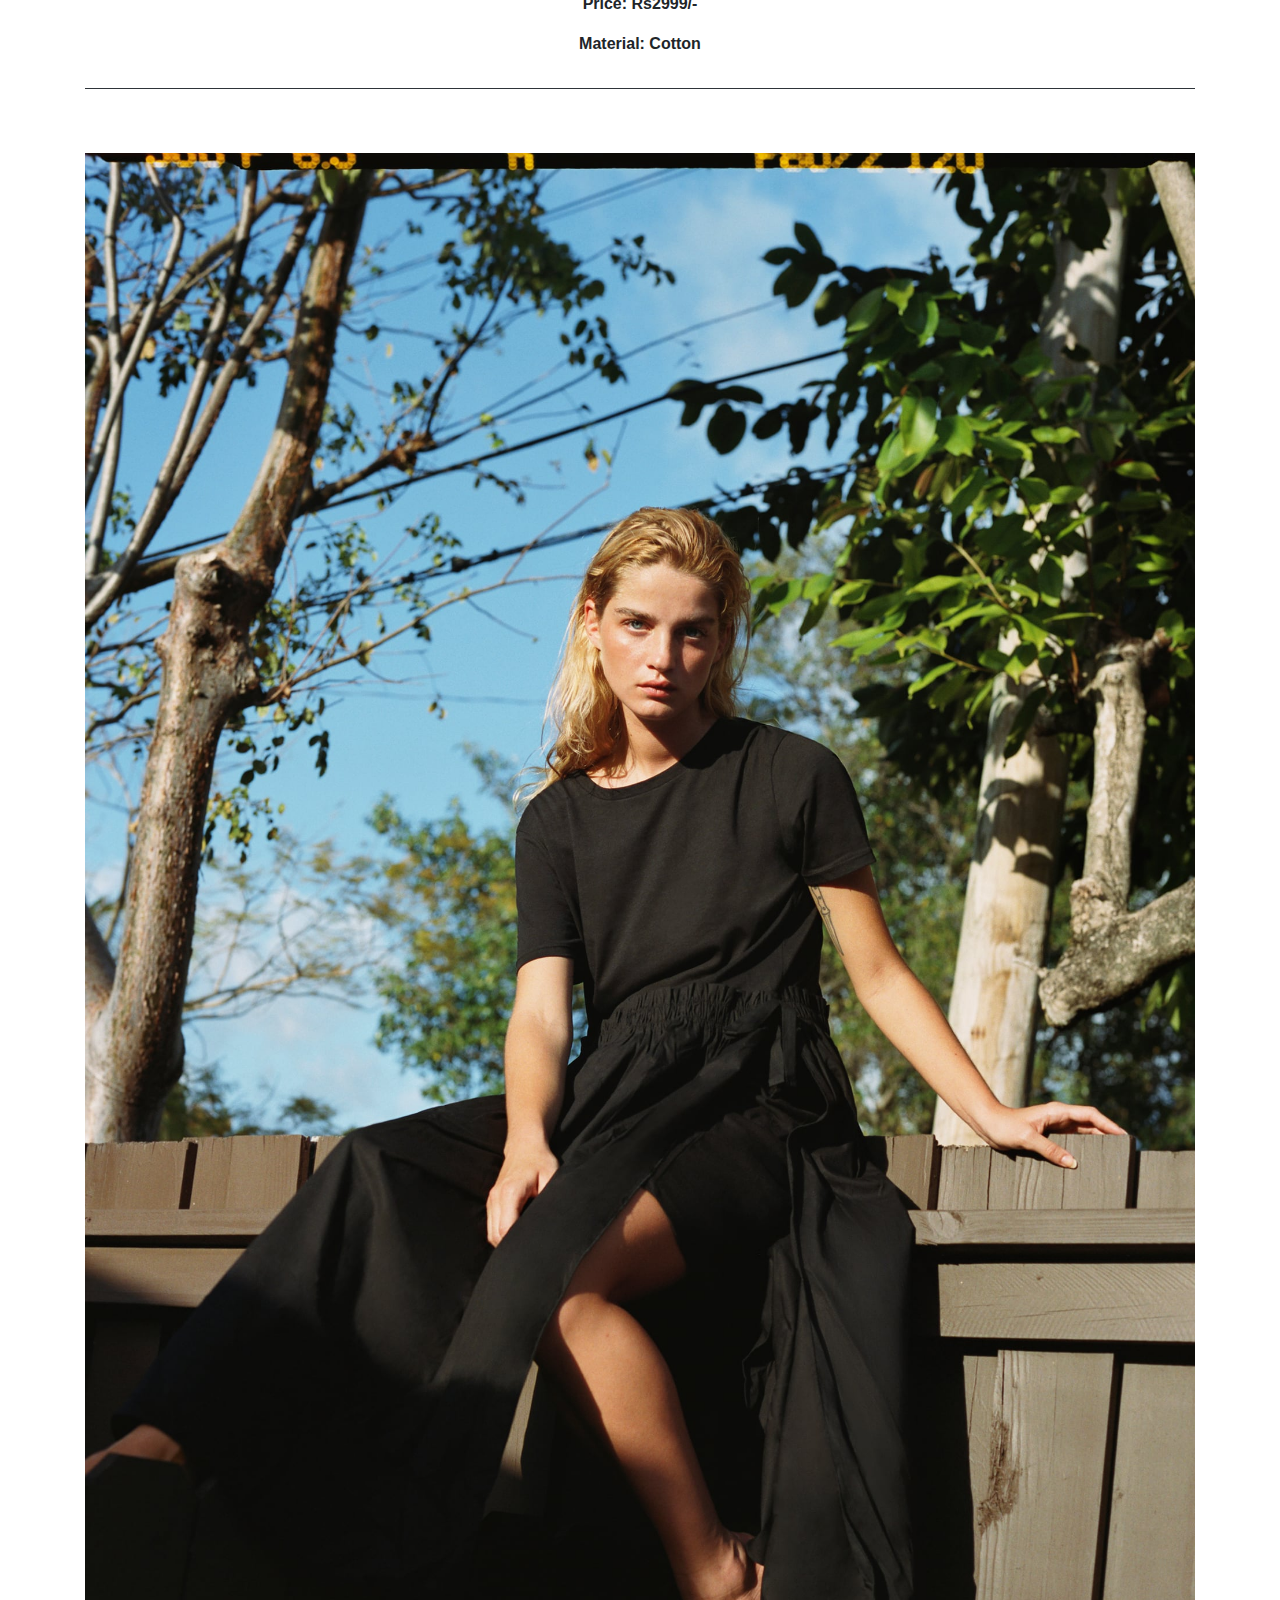
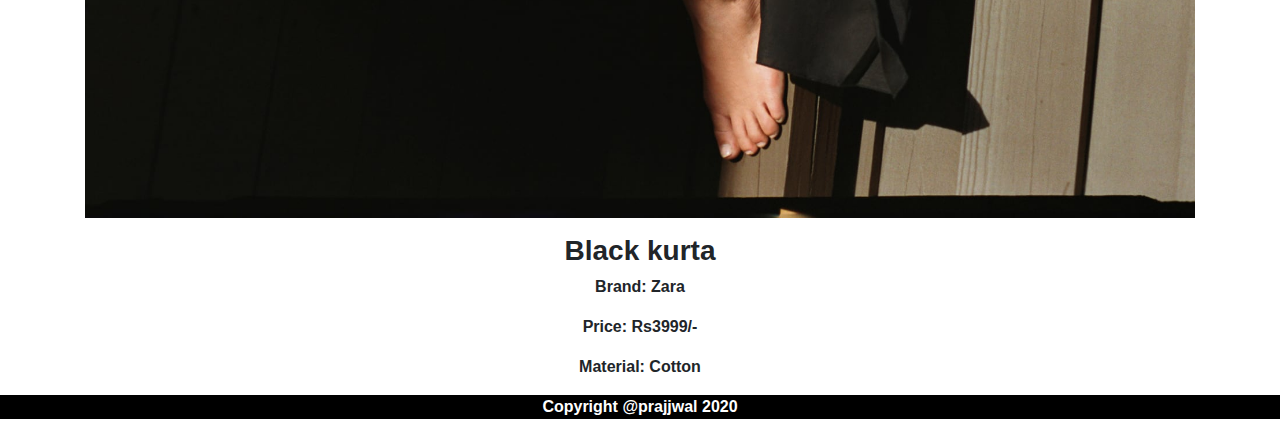
<file: women.html>
<!DOCTYPE html>
<html lang="en">
<head>
  <title>Womens Design</title>
  <meta charset="utf-8">
  <meta name="viewport" content="width=device-width, initial-scale=1">
  <link rel="stylesheet" href="https://maxcdn.bootstrapcdn.com/bootstrap/4.4.1/css/bootstrap.min.css">
  <link rel="stylesheeet" href="css/mens.css">
 </head>
 <style>
    .navbar:before{
    content: "";
    position: absolute;
    top: 0%;
    bottom: 0%;
    left: 0%;
    right: 0%;
    opacity: 0.3;
   z-index: -1;
   background: linear-gradient(to right,#5e5e5f 0%,#ceb7b7 0%,#5e5e5f 100%);
}
.nav-item a{
    color: rgb(0, 0, 0)!important;
    font-weight: bold;
}
.footer {
  
   left: 0;
   bottom: 0;
   width: 100%;
   background-color: rgb(0, 0, 0);
   color: white;
   text-align: center;
}
 </style>
<body>
<div class="header">
<nav class="navbar navbar-expand-sm fixed-top navbar-light">
  <!-- Brand/logo -->
  <a class="navbar-brand font-weight-bold" href="index.html">ROZE &nbsp;&nbsp;&nbsp;&nbsp;   WOMENS</a> 
  <button class="navbar-toggler" type="button" data-toggle="collapse" data-target="#navbarSupportedContent" aria-controls="navbarSupportedContent" aria-expanded="false" aria-label="Toggle navigation">
    <span class="navbar-toggler-icon"></span>
  </button>
  <!-- Links -->
  <div class="collapse navbar-collapse" id="navbarSupportedContent">

  <ul class="navbar-nav ml-auto">
    <li class="nav-item">
      <a class="nav-link" href="mens.html">Mens</a>
    </li>
    <li class="nav-item">
      <a class="nav-link" href="temp.html">Coats And Blazers</a>
    </li>
    <li class="nav-item">
      <a class="nav-link" href="#">Footwear</a>
    </li>
    <li class="nav-item">
      <a class="nav-link" href="zaraexclusive.html">Zara Exclusive</a>
    </li>
  </ul>
  </div>
</nav>
</div>
<!--Slide show of images-->
<section class="slide_show">
    <div id="demo" class="carousel slide" data-ride="carousel">

        <!-- Indicators -->
        <ul class="carousel-indicators">
          <li data-target="#demo" data-slide-to="0" class="active"></li>
          <li data-target="#demo" data-slide-to="1"></li>
          <li data-target="#demo" data-slide-to="2"></li>
        </ul>
      
        <!-- The slideshow -->
        <div class="carousel-inner">
          <div class="carousel-item active">
            <img src="images\faishon.jpg" width="100%" height="500" alt="Los Angeles">
          </div>
          <div class="carousel-item">
            <img src="images\girl4.jpg" width="100%" height="500"alt="Chicago">
          </div>
          <div class="carousel-item">
            <img src="images\faishon5.jpg" width="100%" height="500"alt="New York">
          </div>
        
        </div>
        <!-- Left and right controls -->
        <a class="carousel-control-prev" href="#demo" data-slide="prev">
          <span class="carousel-control-prev-icon"></span>
        </a>
        <a class="carousel-control-next" href="#demo" data-slide="next">
          <span class="carousel-control-next-icon"></span>
        </a>     
      </div>
</section>

<!--middle body-->
<section>
    <div class="container">
        <h1 class="text-capitalize text-center mt-5">Womens Exclusive Designs</h1>
       <div class="row pt-5">
        <div class="text-center col-lg-12 col-sm-12 col-12 ">
            <img src="images\womens1.jpg" class="img-fluid">
                <div class="div1">
                <h3 class="font-weight-bold pt-3">White Pant Suit Zara Exclusive</h3>
                <p class="font-weight-bold">Brand: Zara</p>    
                <p class="font-weight-bold">Price: Rs21999/-</p>    
                <p class="font-weight-bold">Material: Meriyange</p>
                </div>
            </div>    
        </div>
        <hr class="bg-dark">
        <div class="row pt-5 text-center">
            <div class="col-lg-6 col-md-6 col-sm-12 col-12 ">
                <img src="images\products10.jpg" class="img-fluid">     
            </div>
            <div class="col-lg-6 col-md-6 col-sm-12 col-12 ">
                <img src="images\products11.jpg" class="img-fluid"> 
            </div>
              
           
        </div>
        <div class="text-center">
        <h3 class="font-weight-bold pt-3">Summer Breezy Frock Top </h3>
        <p class="font-weight-bold">Brand: H&M</p>    
        <p class="font-weight-bold">Price: Rs1500/-</p>    
        <p class="font-weight-bold">Material: Cotton</p>
         </div>  
         <hr class="bg-dark">
 
         <div class="row pt-5">
            <div class="text-center col-lg-12 col-sm-12 col-12 ">
                <img src="images\womens4.jpg" class="img-fluid">
                    <div class="div1">
                    <h3 class="font-weight-bold pt-3">Cotton Maxi Kurta</h3>
                    <p class="font-weight-bold">Brand: Zara</p>    
                    <p class="font-weight-bold">Price: Rs3999/-</p>    
                    <p class="font-weight-bold">Material: Cotton</p>
                    </div>
                </div>    
        </div>
        <hr class="bg-dark">

        <div class="row pt-5 text-center">
            <div class="col-lg-6 col-md-6 col-sm-12 col-12 ">
                <img src="images\womens6.jpg" class="img-fluid">     
            </div>
            <div class="col-lg-6 col-md-6 col-sm-12 col-12 ">
                <img src="images\womens7.jpg" class="img-fluid"> 
            </div>
              
           
        </div>
        <div class="text-center">
        <h3 class="font-weight-bold pt-3">Off Shoulder Black Twisted kurta Dress</h3>
        <p class="font-weight-bold">Brand: H&M</p>    
        <p class="font-weight-bold">Price: Rs3500/-</p>    
        <p class="font-weight-bold">Material: Cotton</p>
         </div>  
         <hr class="bg-dark">

         <div class="row pt-5">
            <div class="text-center col-lg-12 col-sm-12 col-12 ">
                <img src="images\womens3.jpg" class="img-fluid">
                    <div class="div1">
                    <h3 class="font-weight-bold pt-3">Blue Pant Suit</h3>
                    <p class="font-weight-bold">Brand: Zara Exclusive</p>    
                    <p class="font-weight-bold">Price: Rs21999/-</p>    
                    <p class="font-weight-bold">Material: Woolen Cotton</p>
                    </div>
                </div>    
        </div>
        <hr class="bg-dark">

         <div class="row pt-5">
            <div class="text-center col-lg-12 col-sm-12 col-12 ">
                <img src="images\products.jpg" class="img-fluid">
                    <div class="div1">
                    <h3 class="font-weight-bold pt-3">Tinted Short Dress</h3>
                    <p class="font-weight-bold">Brand: Zara</p>    
                    <p class="font-weight-bold">Price: Rs4999/-</p>    
                    <p class="font-weight-bold">Material: Woolen</p>
                    </div>
                </div>    
        </div>
        <hr class="bg-dark">
        <div class="row pt-5">
            <div class="text-center col-lg-12 col-sm-12 col-12 ">
                <img src="images\products3.jpg" class="img-fluid">
                    <div class="div1">
                    <h3 class="font-weight-bold pt-3">White Blazer</h3>
                    <p class="font-weight-bold">Brand: Zara</p>    
                    <p class="font-weight-bold">Price: Rs7999/-</p>    
                    <p class="font-weight-bold">Material: Woolen</p>
                    </div>
                </div>    
        </div>
        <hr class="bg-dark">

        <div class="row pt-5">
            <div class="text-center col-lg-12 col-sm-12 col-12 ">
                <img src="images\products4.jpg" class="img-fluid">
                    <div class="div1">
                    <h3 class="font-weight-bold pt-3">Green Off Shoulder Kurta</h3>
                    <p class="font-weight-bold">Brand: Zara</p>    
                    <p class="font-weight-bold">Price: Rs2999/-</p>    
                    <p class="font-weight-bold">Material: Cotton</p>
                    </div>
                </div>    
        </div>
        <hr class="bg-dark">
        
        <div class="row pt-5">
            <div class="text-center col-lg-12 col-sm-12 col-12 ">
                <img src="images\products5.jpg" class="img-fluid">
                    <div class="div1">
                    <h3 class="font-weight-bold pt-3">Black kurta</h3>
                    <p class="font-weight-bold">Brand: Zara</p>    
                    <p class="font-weight-bold">Price: Rs3999/-</p>    
                    <p class="font-weight-bold">Material: Cotton</p>
                    </div>
                </div>    
        </div>

        
        


</section>


<div class="footer mt-10">
    <p class="font-weight-bold">Copyright @prajjwal 2020</p>
  </div>
  
<script src="https://ajax.googleapis.com/ajax/libs/jquery/3.4.1/jquery.min.js"></script>
<script src="https://cdnjs.cloudflare.com/ajax/libs/popper.js/1.16.0/umd/popper.min.js"></script>
<script src="https://maxcdn.bootstrapcdn.com/bootstrap/4.4.1/js/bootstrap.min.js"></script>

</body>
</html>
</file>
<file: css/index.css>
*{ margin:0; padding: 0; box-sizing: border-box;}
a{text-decoration: none;}
a:hover{text-decoration: none;}
li{list-style: none;}


p{
    font-size: 0.9rem;
    line-height: 1.6;
    font-weight: 400;
    color: #221111;
}

.header{
    width: 100%;
    height: 100vh;
   /* background-image:linear-gradient(rgba(0,168,255,0.3), rgba(0,168,255,0.3)), url('../images/header.jpg');*/
    background-image: url('../images/header.jpg');
    background-repeat: no-repeat;
    clip-path: polygon(100% 0%,100% 75%,50% 100%,0 75%,0 0);
    background-size: 100% 100%;
    position: relative;

}
.header:before{
    content: "";
    position: absolute;
    top: 0%;
    bottom: 0%;
    left: 0%;
    right: 0%;
    opacity: 0.3;
    z-index: -1;
    /*background: linear-gradient(to right,#1e5799 0%,#3ccdbb 0%,#16c9f6 100%);*/
}
.navbar:before{
    content: "";
    position: absolute;
    top: 0%;
    bottom: 0%;
    left: 0%;
    right: 0%;
    opacity: 0.3;
   z-index: -1;
   background: linear-gradient(to right,#dfa9a9 0%,#acc5a2 0%,#19191a 100%);
 
}
.nav-item a{
    color: black!important;
    font-weight: bold;
}
.header-section{
    width: 100%;
    height: inherit;
    color: rgb(0, 0, 0);
    text-align: center;
    position: relative;
}
.center-div{
    width: 100%;
    height: auto;
    position: absolute;
    top: 50%;
    left: 50%;
    transform: translate(-50%,-50%);
    -ms-transform: translate(-50%,-50%);
    -webkit-transform: translate(-50%,-50%);
}
.header-buttons a{
    border: 1px solid #fff;
    border-radius: 100px;
    margin: 0 5px;
    padding: 12px 35px;
    outline: none;
    color: rgb(255, 255, 255);
    font-size: 1rem;
    font-weight: 800;
    line-height: 1.4;
    text-align: center;
    background-color: rgb(8, 8, 8);
}
.header-buttons a:hover{
    color: #182524;
    background: #fff;
    text-decoration: none;
    box-shadow: 0 0 20px 0 rgpa(0,0,0,0.3);
}
.center-div p{
    font-size: 1.2rem;
    color: white;
    padding: 0px 5px 5px 0px;
}
.header-extradiv{
    width: 100%;
    height: auto;
    margin: 100px 0;
}
.extra-div{
    background: rgb(248, 242, 242);
    border: medium none;
    padding: 50px!important;
    border-radius: 3px;
    transition: 0.3s;
}
.extra-div:hover{
    box-shadow: 0 0 20px 0 rgba(0,0,0,0.3);
    transform: translateY(-20px);
}
.extra-div a:hover{
    text-decoration: none;
}
#content4
{
    background-color: rgb(155, 136, 136); 
    width: 100%;
    height: 560px;    
}
.extra-div2{
    background: rgb(0, 0, 0);
    border: medium none;
    padding: 50px!important;
    transition: 0.3s;
   
}
.extra-div2:hover{
    box-shadow: 0 0 20px 0 rgba(0,0,0,0.3);
    transform: translateY(-20px);
}
.extra-div2 a:hover{
    text-decoration: none;
}
.footer {
  
    left: 0;
    bottom: 0;
    width: 100%;
    background-color: rgb(0, 0, 0);
    color: white;
    text-align: center;
   /* position: relative;
    top: 250px;*/
 }
</file>
